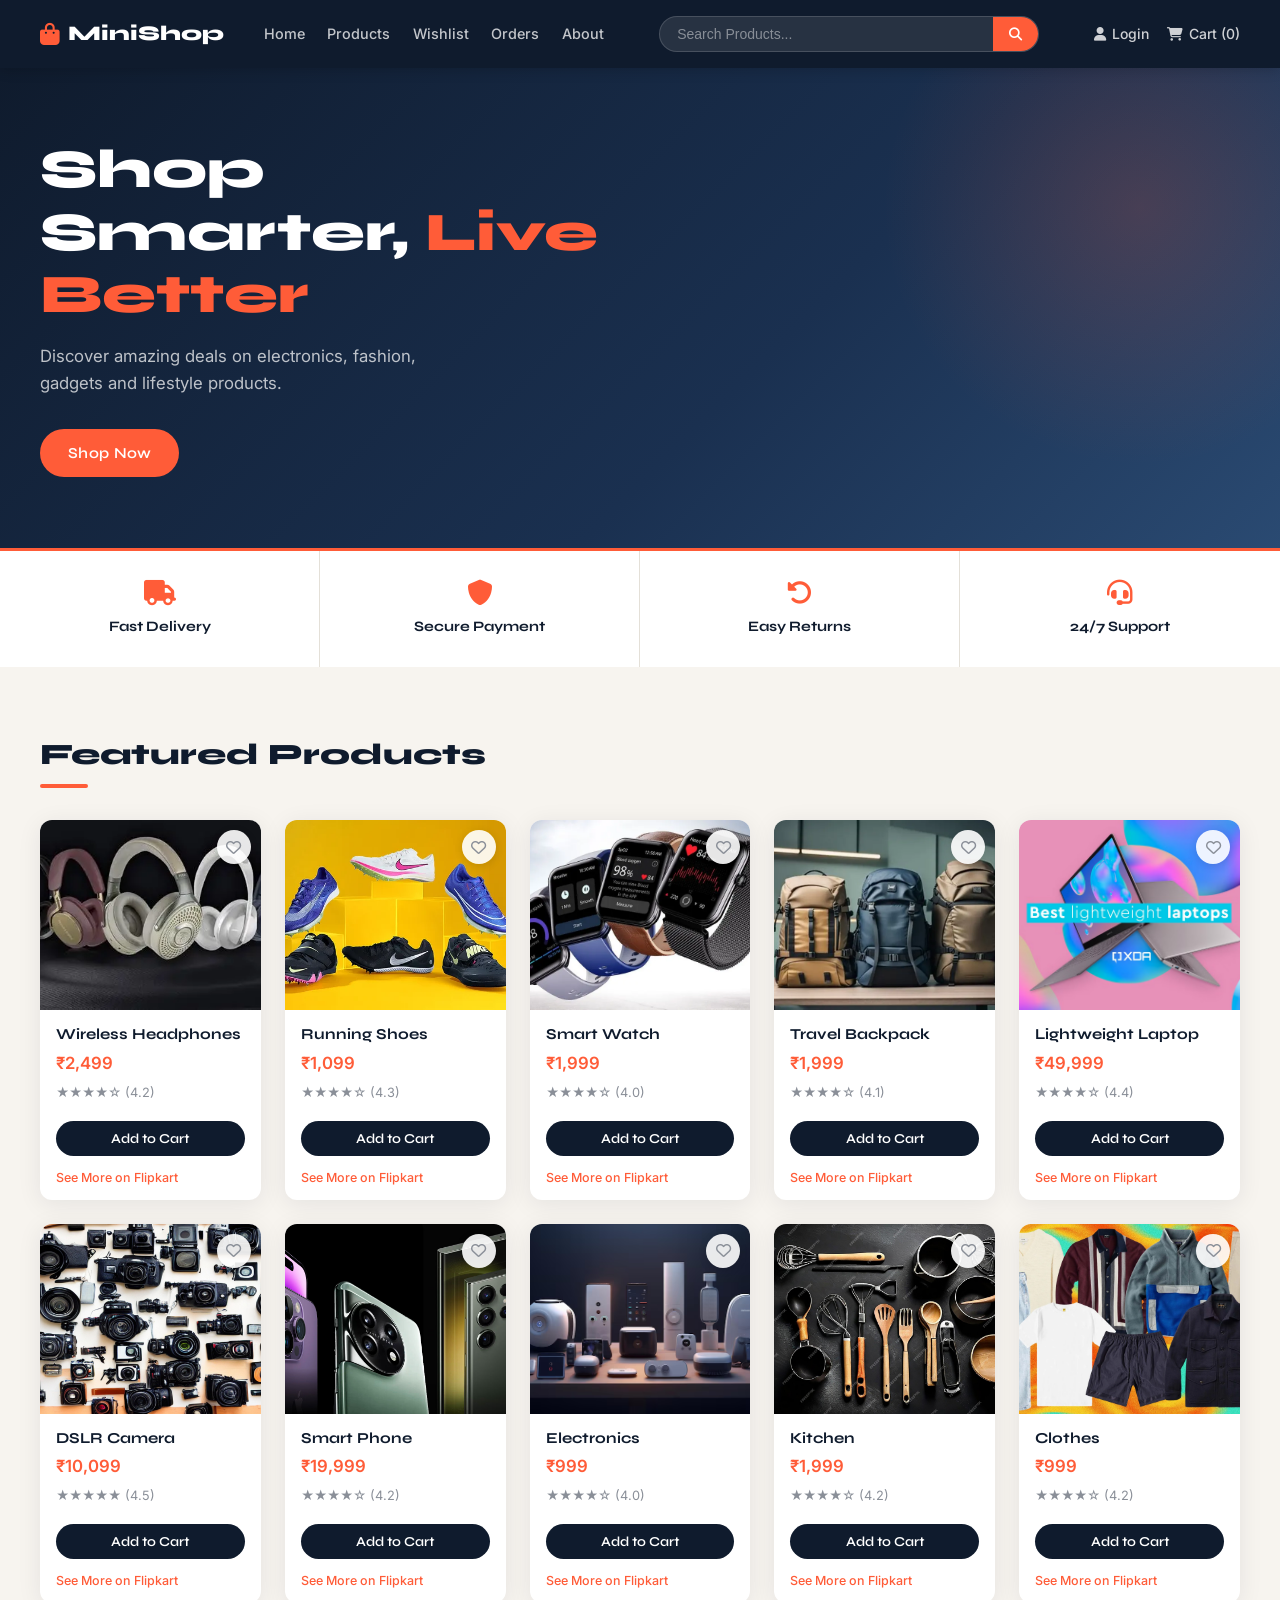
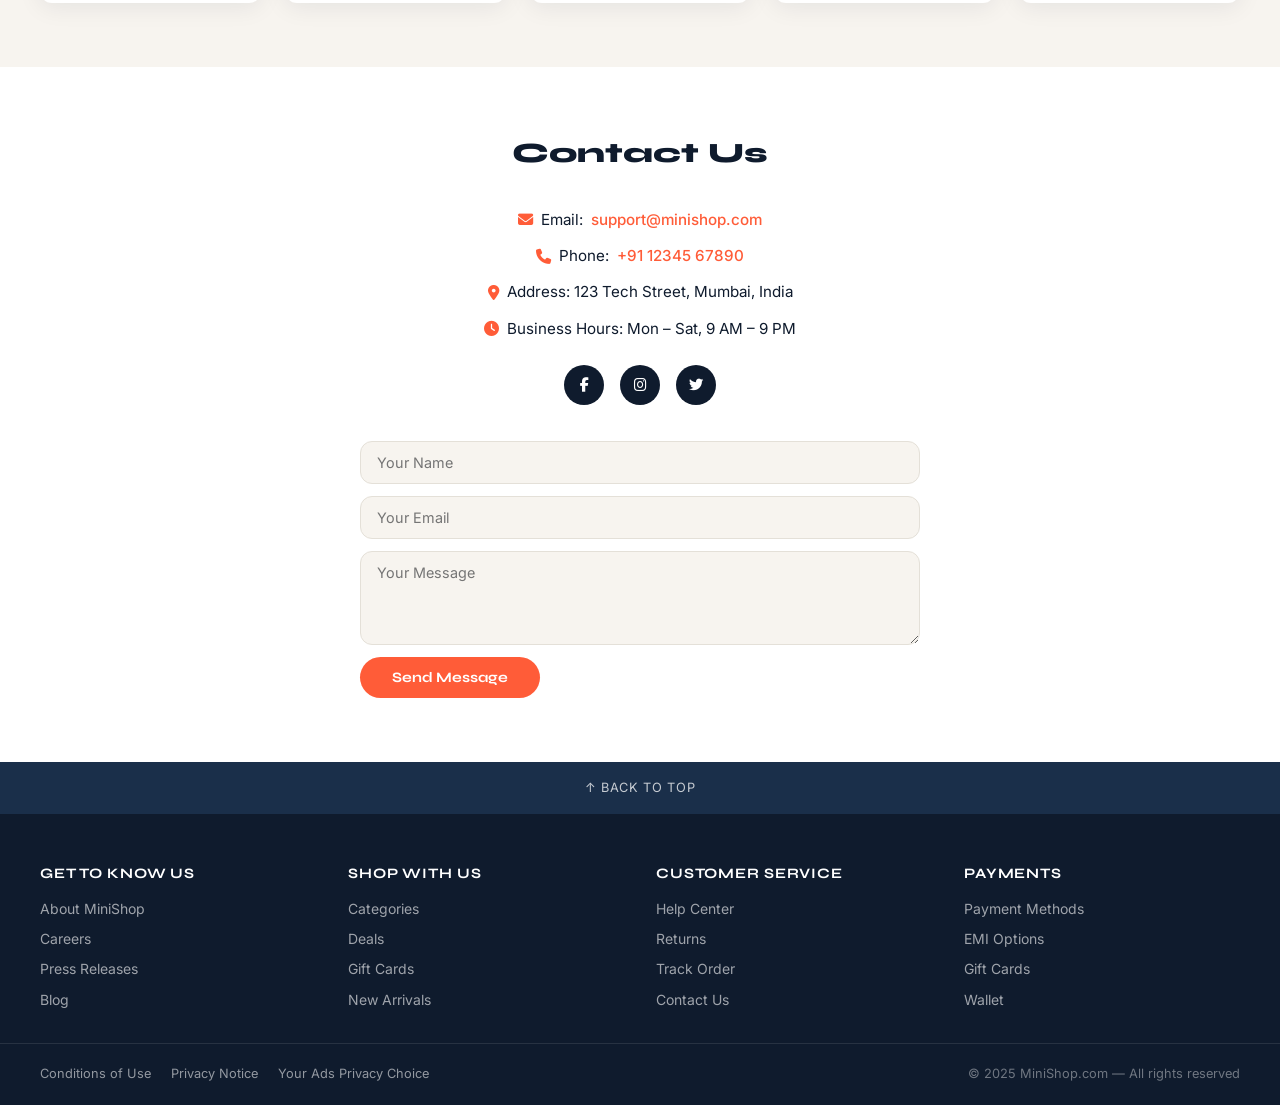
<file: index.html>
<!DOCTYPE html>
<html lang="en">

<head>
  <meta charset="UTF-8">
  <meta name="viewport" content="width=device-width, initial-scale=1.0">
  <title>MiniShop - Advanced E-Commerce Website</title>

  <link rel="stylesheet" href="style.css">
  <link rel="stylesheet" href="https://cdnjs.cloudflare.com/ajax/libs/font-awesome/6.5.0/css/all.min.css">
</head>

<body>

  <!-- ================= NAVBAR ================= -->
  <header class="navbar">

    <div class="logo">
      <i class="fa-solid fa-bag-shopping"></i>
      <span>MiniShop</span>
    </div>

    <nav>
      <a href="index.html">Home</a>
      <a href="products.html">Products</a>
      <a href="wishlist.html">Wishlist</a>
      <a href="orders.html">Orders</a>
      <a href="about.html">About</a>
    </nav>

    <div class="search-box">
      <input type="text" placeholder="Search Products...">
      <button>
        <i class="fa-solid fa-search"></i>
      </button>
    </div>

    <div class="user-section">
      <a href="login.html">
        <i class="fa-solid fa-user"></i> Login
      </a>
      <a href="cart.html">
        <i class="fa-solid fa-cart-shopping"></i> Cart (0)
      </a>
    </div>

  </header>

  <!-- ================= HERO SECTION ================= -->
  <section class="hero">
    <div class="hero-content">
      <h1>Shop Smarter, <span>Live Better</span></h1>
      <p>Discover amazing deals on electronics, fashion, gadgets and lifestyle products.</p>
      <a href="#products" class="btn">Shop Now</a>
    </div>
  </section>

  <!-- ================= FEATURES ================= -->
  <section class="features">

    <div class="feature-card">
      <i class="fa-solid fa-truck"></i>
      <h3>Fast Delivery</h3>
    </div>

    <div class="feature-card">
      <i class="fa-solid fa-shield"></i>
      <h3>Secure Payment</h3>
    </div>

    <div class="feature-card">
      <i class="fa-solid fa-rotate-left"></i>
      <h3>Easy Returns</h3>
    </div>

    <div class="feature-card">
      <i class="fa-solid fa-headset"></i>
      <h3>24/7 Support</h3>
    </div>

  </section>

  <!-- ================= PRODUCTS ================= -->
  <section id="products">

    <h2>Featured Products</h2>

    <div class="product-grid">

      <!-- ✅ FIX 2: Removed duplicate first card, all cards now consistent -->

      <div class="product-card">
        <a href="product.html">
          <img src="wireless.jpg" alt="Wireless Headphones">
          <h3>Wireless Headphones</h3>
        </a>
        <p class="price">₹2,499</p>
        <div class="rating">★★★★☆ (4.2)</div>
        <button class="add-to-cart-btn">Add to Cart</button>
        <!-- ✅ FIX 3: Removed broken [flipkart.com](...) markdown syntax, use real href -->
        <a href="https://www.flipkart.com/search?q=wireless+headphones" target="_blank">
          <p>See More on Flipkart</p>
        </a>
        <div class="wishlist-icon" onclick="toggleWishlist(this)" title="Add to Wishlist">
          <i class="fa-regular fa-heart"></i>
        </div>
      </div>

      <div class="product-card">
        <a href="product.html">
          <img src="running.jpg" alt="Running Shoes">
          <h3>Running Shoes</h3>
        </a>
        <p class="price">₹1,099</p>
        <div class="rating">★★★★☆ (4.3)</div>
        <button class="add-to-cart-btn">Add to Cart</button>
        <a href="https://www.flipkart.com/search?q=running+shoes" target="_blank">
          <p>See More on Flipkart</p>
        </a>
        <div class="wishlist-icon" onclick="toggleWishlist(this)" title="Add to Wishlist">
          <i class="fa-regular fa-heart"></i>
        </div>
      </div>

      <div class="product-card">
        <a href="product.html">
          <img src="smartwatch.jpg" alt="Smart Watch">
          <h3>Smart Watch</h3>
        </a>
        <p class="price">₹1,999</p>
        <div class="rating">★★★★☆ (4.0)</div>
        <button class="add-to-cart-btn">Add to Cart</button>
        <a href="https://www.flipkart.com/search?q=smartwatch" target="_blank">
          <p>See More on Flipkart</p>
        </a>
        <div class="wishlist-icon" onclick="toggleWishlist(this)" title="Add to Wishlist">
          <i class="fa-regular fa-heart"></i>
        </div>
      </div>

      <div class="product-card">
        <a href="product.html">
          <img src="backpack.jpg" alt="Travel Backpack">
          <h3>Travel Backpack</h3>
        </a>
        <p class="price">₹1,999</p>
        <div class="rating">★★★★☆ (4.1)</div>
        <button class="add-to-cart-btn">Add to Cart</button>
        <a href="https://www.flipkart.com/search?q=travel+backpack" target="_blank">
          <p>See More on Flipkart</p>
        </a>
        <div class="wishlist-icon" onclick="toggleWishlist(this)" title="Add to Wishlist">
          <i class="fa-regular fa-heart"></i>
        </div>
      </div>

      <div class="product-card">
        <a href="product.html">
          <img src="laptop.jpg" alt="Lightweight Laptop">
          <h3>Lightweight Laptop</h3>
        </a>
        <p class="price">₹49,999</p>
        <div class="rating">★★★★☆ (4.4)</div>
        <button class="add-to-cart-btn">Add to Cart</button>
        <a href="https://www.flipkart.com/search?q=lightweight+laptop" target="_blank">
          <p>See More on Flipkart</p>
        </a>
        <div class="wishlist-icon" onclick="toggleWishlist(this)" title="Add to Wishlist">
          <i class="fa-regular fa-heart"></i>
        </div>
      </div>

      <div class="product-card">
        <a href="product.html">
          <img src="cameras.jpg" alt="DSLR Camera">
          <h3>DSLR Camera</h3>
        </a>
        <p class="price">₹10,099</p>
        <div class="rating">★★★★★ (4.5)</div>
        <button class="add-to-cart-btn">Add to Cart</button>
        <a href="https://www.flipkart.com/search?q=dslr+camera" target="_blank">
          <p>See More on Flipkart</p>
        </a>
        <div class="wishlist-icon" onclick="toggleWishlist(this)" title="Add to Wishlist">
          <i class="fa-regular fa-heart"></i>
        </div>
      </div>

      <div class="product-card">
        <a href="product.html">
          <img src="smartphone.jpg" alt="Smart Phone">
          <h3>Smart Phone</h3>
        </a>
        <p class="price">₹19,999</p>
        <div class="rating">★★★★☆ (4.2)</div>
        <button class="add-to-cart-btn">Add to Cart</button>
        <a href="https://www.flipkart.com/search?q=smartphone" target="_blank">
          <p>See More on Flipkart</p>
        </a>
        <div class="wishlist-icon" onclick="toggleWishlist(this)" title="Add to Wishlist">
          <i class="fa-regular fa-heart"></i>
        </div>
      </div>

      <div class="product-card">
        <a href="product.html">
          <img src="electronics.jpg" alt="Electronics">
          <h3>Electronics</h3>
        </a>
        <p class="price">₹999</p>
        <div class="rating">★★★★☆ (4.0)</div>
        <button class="add-to-cart-btn">Add to Cart</button>
        <a href="https://www.flipkart.com/search?q=electronics" target="_blank">
          <p>See More on Flipkart</p>
        </a>
        <div class="wishlist-icon" onclick="toggleWishlist(this)" title="Add to Wishlist">
          <i class="fa-regular fa-heart"></i>
        </div>
      </div>

      <div class="product-card">
        <a href="product.html">
          <img src="kitchen.jpg" alt="Kitchen">
          <h3>Kitchen</h3>
        </a>
        <p class="price">₹1,999</p>
        <div class="rating">★★★★☆ (4.2)</div>
        <button class="add-to-cart-btn">Add to Cart</button>
        <a href="https://www.flipkart.com/search?q=kitchen+set" target="_blank">
          <p>See More on Flipkart</p>
        </a>
        <div class="wishlist-icon" onclick="toggleWishlist(this)" title="Add to Wishlist">
          <i class="fa-regular fa-heart"></i>
        </div>
      </div>

       <div class="product-card">
        <a href="product.html">
          <img src="clothes.jpg" alt="clothes">
          <h3>Clothes</h3>
        </a>
        <p class="price">₹999</p>
        <div class="rating">★★★★☆ (4.2)</div>
        <button class="add-to-cart-btn">Add to Cart</button>
        <a href="https://www.flipkart.com/search?q=clothes+men&sid=clo%2Cash&as=on&as-show=on&otracker=AS_QueryStore_OrganicAutoSuggest_1_9_na_na_na&otracker1=AS_QueryStore_OrganicAutoSuggest_1_9_na_na_na&as-pos=1&as-type=RECENT&suggestionId=clothes+men%7CTopwear&requestId=9182fe62-8510-4c1f-a99a-f18e2bcac014&as-searchtext=clothes%20m">
          <p>See More on Flipkart</p>
        </a>
        <div class="wishlist-icon" onclick="toggleWishlist(this)" title="Add to Wishlist">
          <i class="fa-regular fa-heart"></i>
        </div>
      </div>

    </div>
  </section>

  <!-- ================= CONTACT ================= -->
  <section class="contact-section" id="contact">
    <h2>Contact Us</h2>
    <div class="contact-container">
      <p><i class="fa fa-envelope"></i> Email: <a href="mailto:support@minishop.com">support@minishop.com</a></p>
      <p><i class="fa fa-phone"></i> Phone: <a href="tel:+911234567890">+91 12345 67890</a></p>
      <p><i class="fa fa-map-marker-alt"></i> Address: 123 Tech Street, Mumbai, India</p>
      <p><i class="fa fa-clock"></i> Business Hours: Mon – Sat, 9 AM – 9 PM</p>

      <div class="social-links">
        <!-- ✅ FIX 4: Removed broken [facebook.com](...) markdown syntax -->
        <a href="https://facebook.com" target="_blank"><i class="fab fa-facebook-f"></i></a>
        <a href="https://instagram.com" target="_blank"><i class="fab fa-instagram"></i></a>
        <a href="https://twitter.com" target="_blank"><i class="fab fa-twitter"></i></a>
      </div>

      <!-- ✅ FIX 5: Contact form uses onsubmit handler instead of relying on type="submit" alone -->
      <form class="contact-form" onsubmit="handleContactForm(event)">
        <input type="text" placeholder="Your Name" required />
        <input type="email" placeholder="Your Email" required />
        <textarea placeholder="Your Message" rows="4" required></textarea>
        <button type="submit">Send Message</button>
      </form>
    </div>
  </section>

  <!-- ================= FOOTER ================= -->
  <footer>
    <div class="foot-panel1">↑ Back to Top</div>

    <div class="foot-panel2">
      <ul>
        <p>Get to Know Us</p>
        <li><a href="#">About MiniShop</a></li>
        <li><a href="#">Careers</a></li>
        <li><a href="#">Press Releases</a></li>
        <li><a href="#">Blog</a></li>
      </ul>
      <ul>
        <p>Shop with Us</p>
        <li><a href="#">Categories</a></li>
        <li><a href="#">Deals</a></li>
        <li><a href="#">Gift Cards</a></li>
        <li><a href="#">New Arrivals</a></li>
      </ul>
      <ul>
        <p>Customer Service</p>
        <li><a href="#">Help Center</a></li>
        <li><a href="#">Returns</a></li>
        <li><a href="#">Track Order</a></li>
        <li><a href="#">Contact Us</a></li>
      </ul>
      <ul>
        <p>Payments</p>
        <li><a href="#">Payment Methods</a></li>
        <li><a href="#">EMI Options</a></li>
        <li><a href="#">Gift Cards</a></li>
        <li><a href="#">Wallet</a></li>
      </ul>
    </div>

    <div class="foot-panel4">
      <div class="pages">
        <a href="#">Conditions of Use</a>
        <a href="#">Privacy Notice</a>
        <a href="#">Your Ads Privacy Choice</a>
      </div>
      <div class="copyright">
        &copy; 2025 MiniShop.com — All rights reserved
      </div>
    </div>
  </footer>

  <script src="script.js"></script>
</body>

</html>
</file>
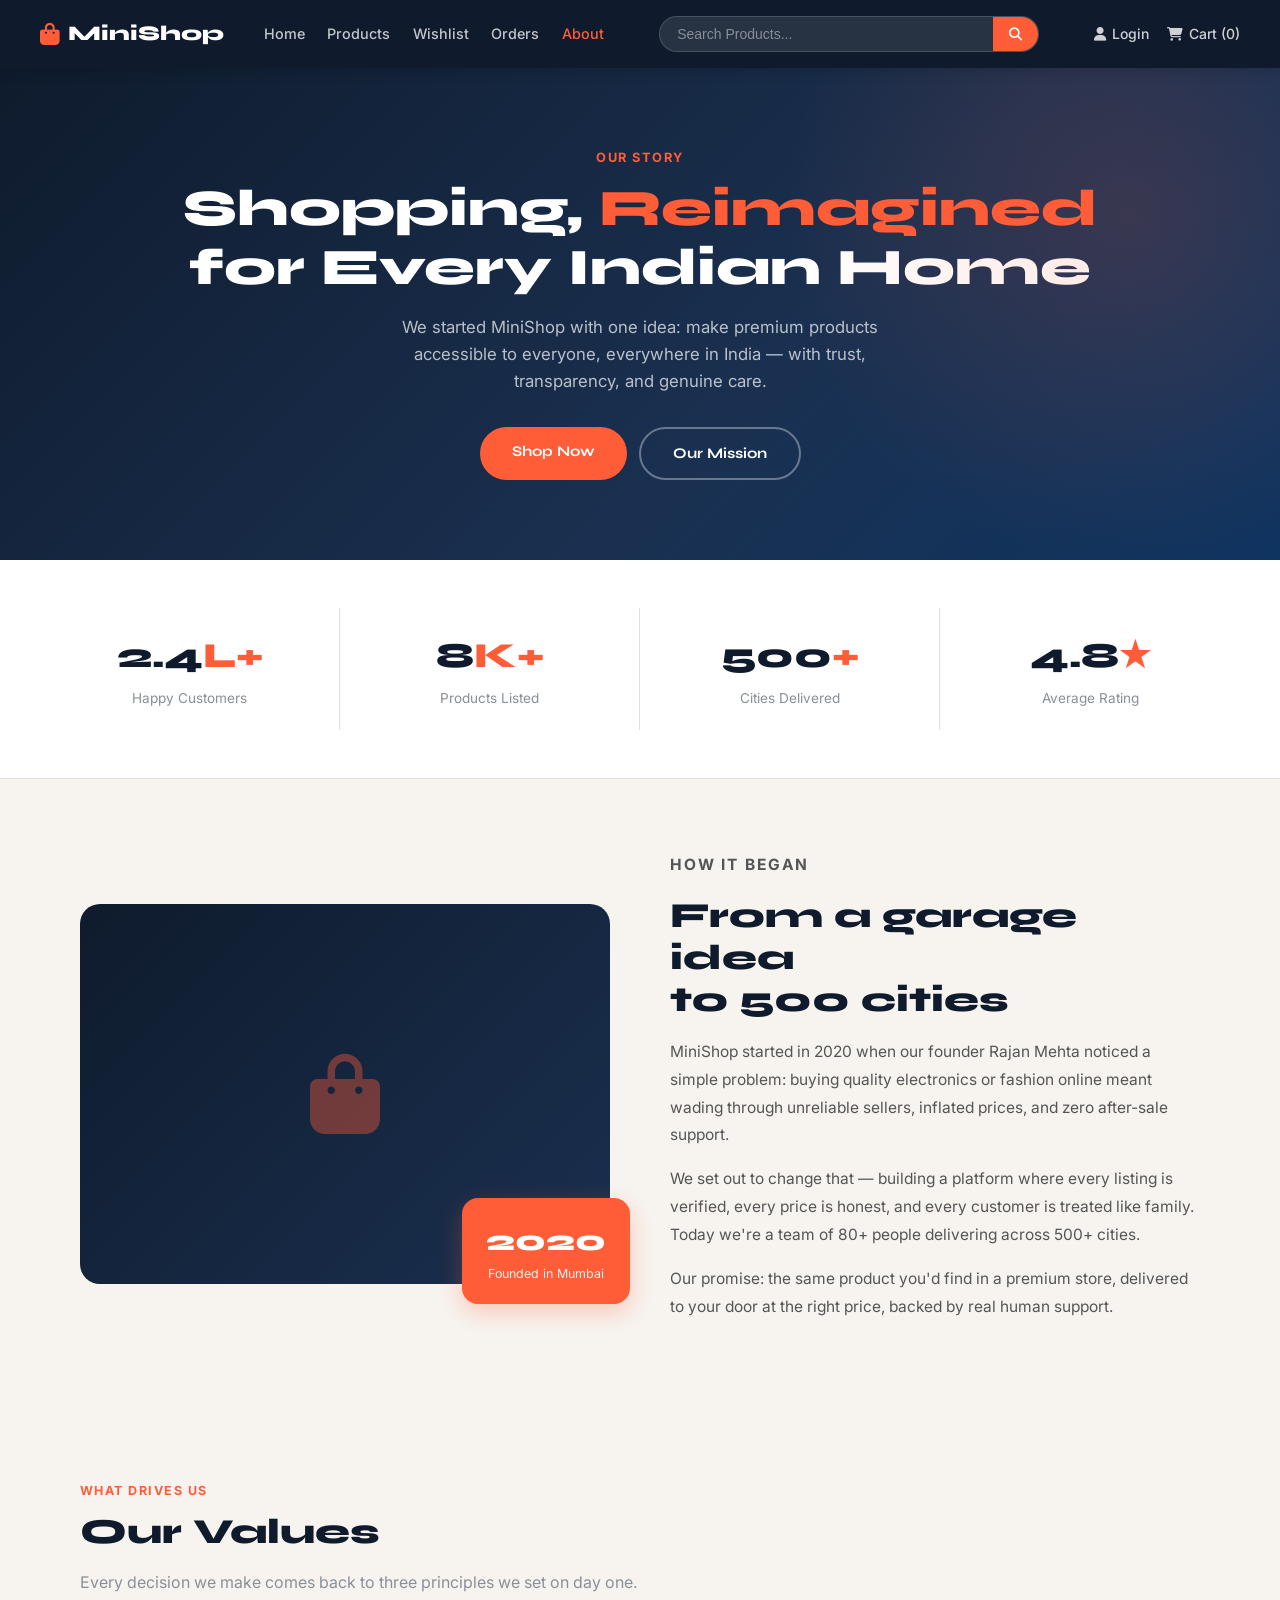
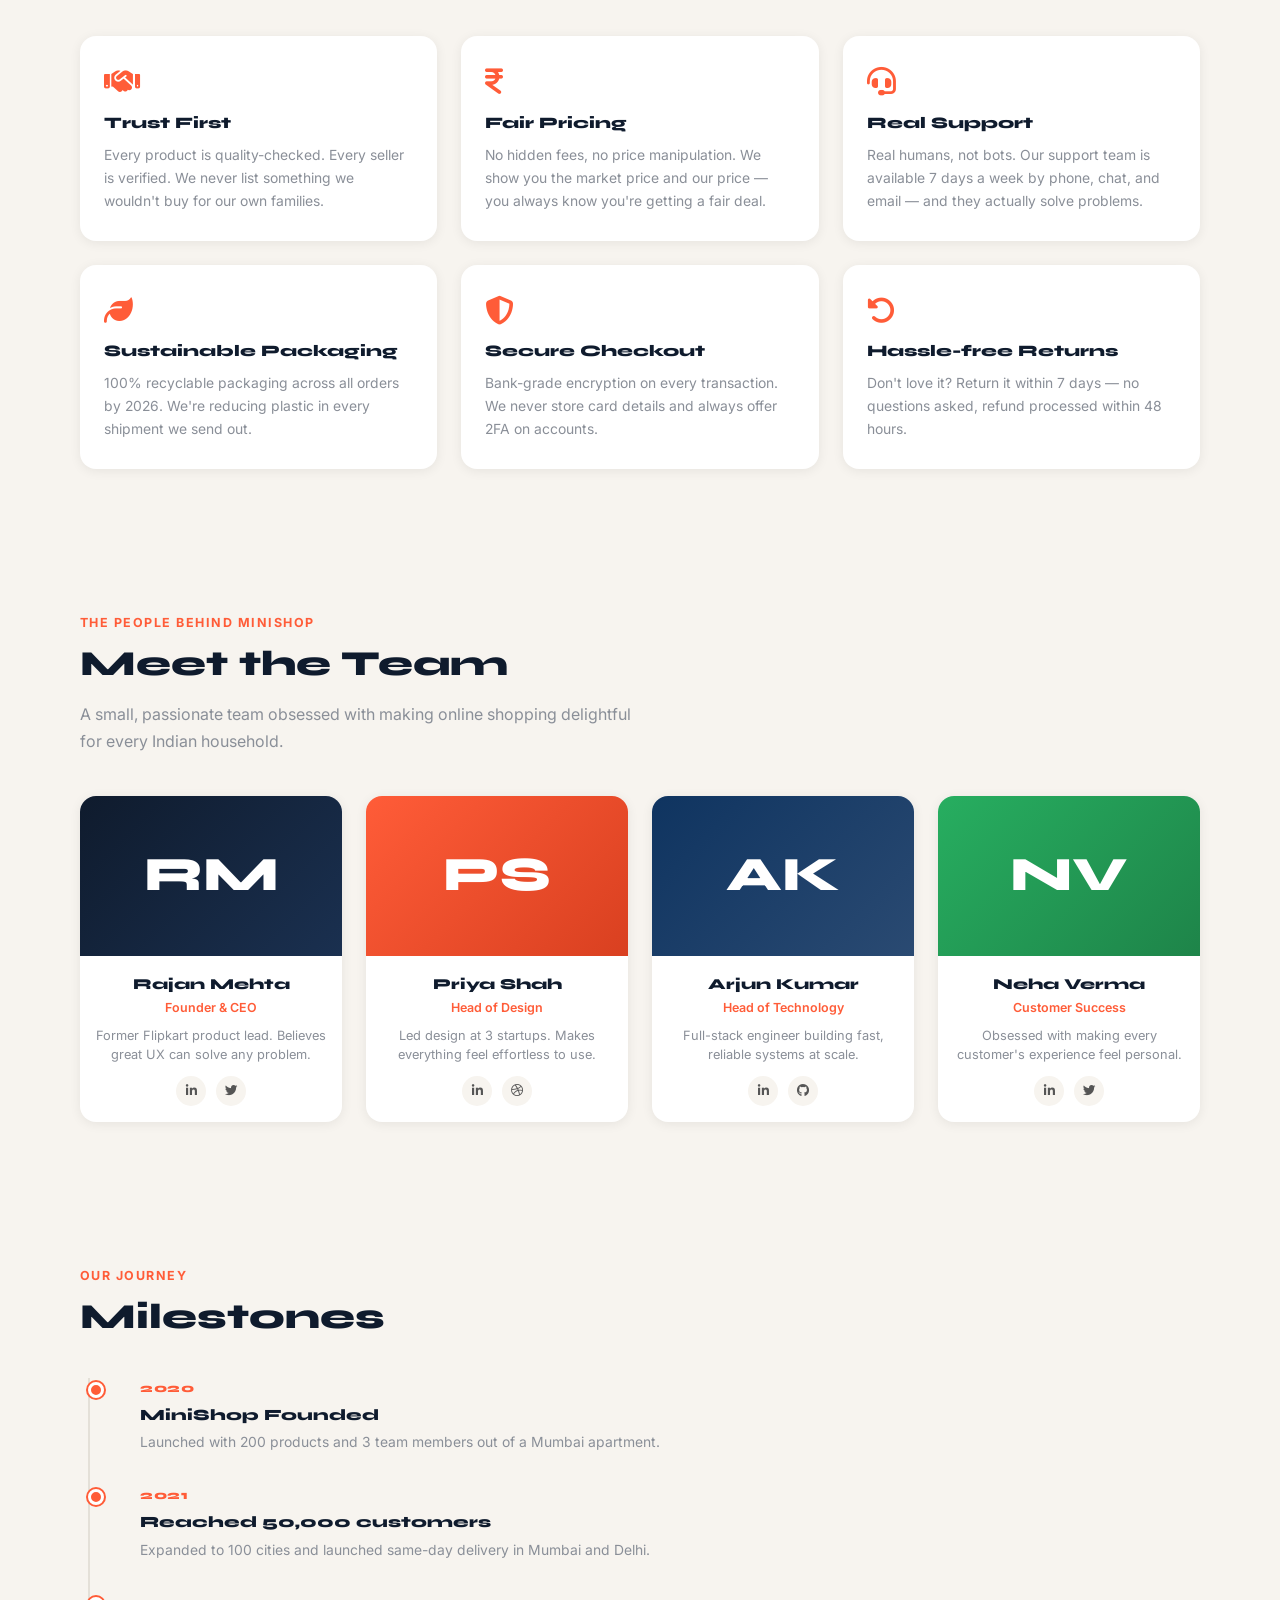
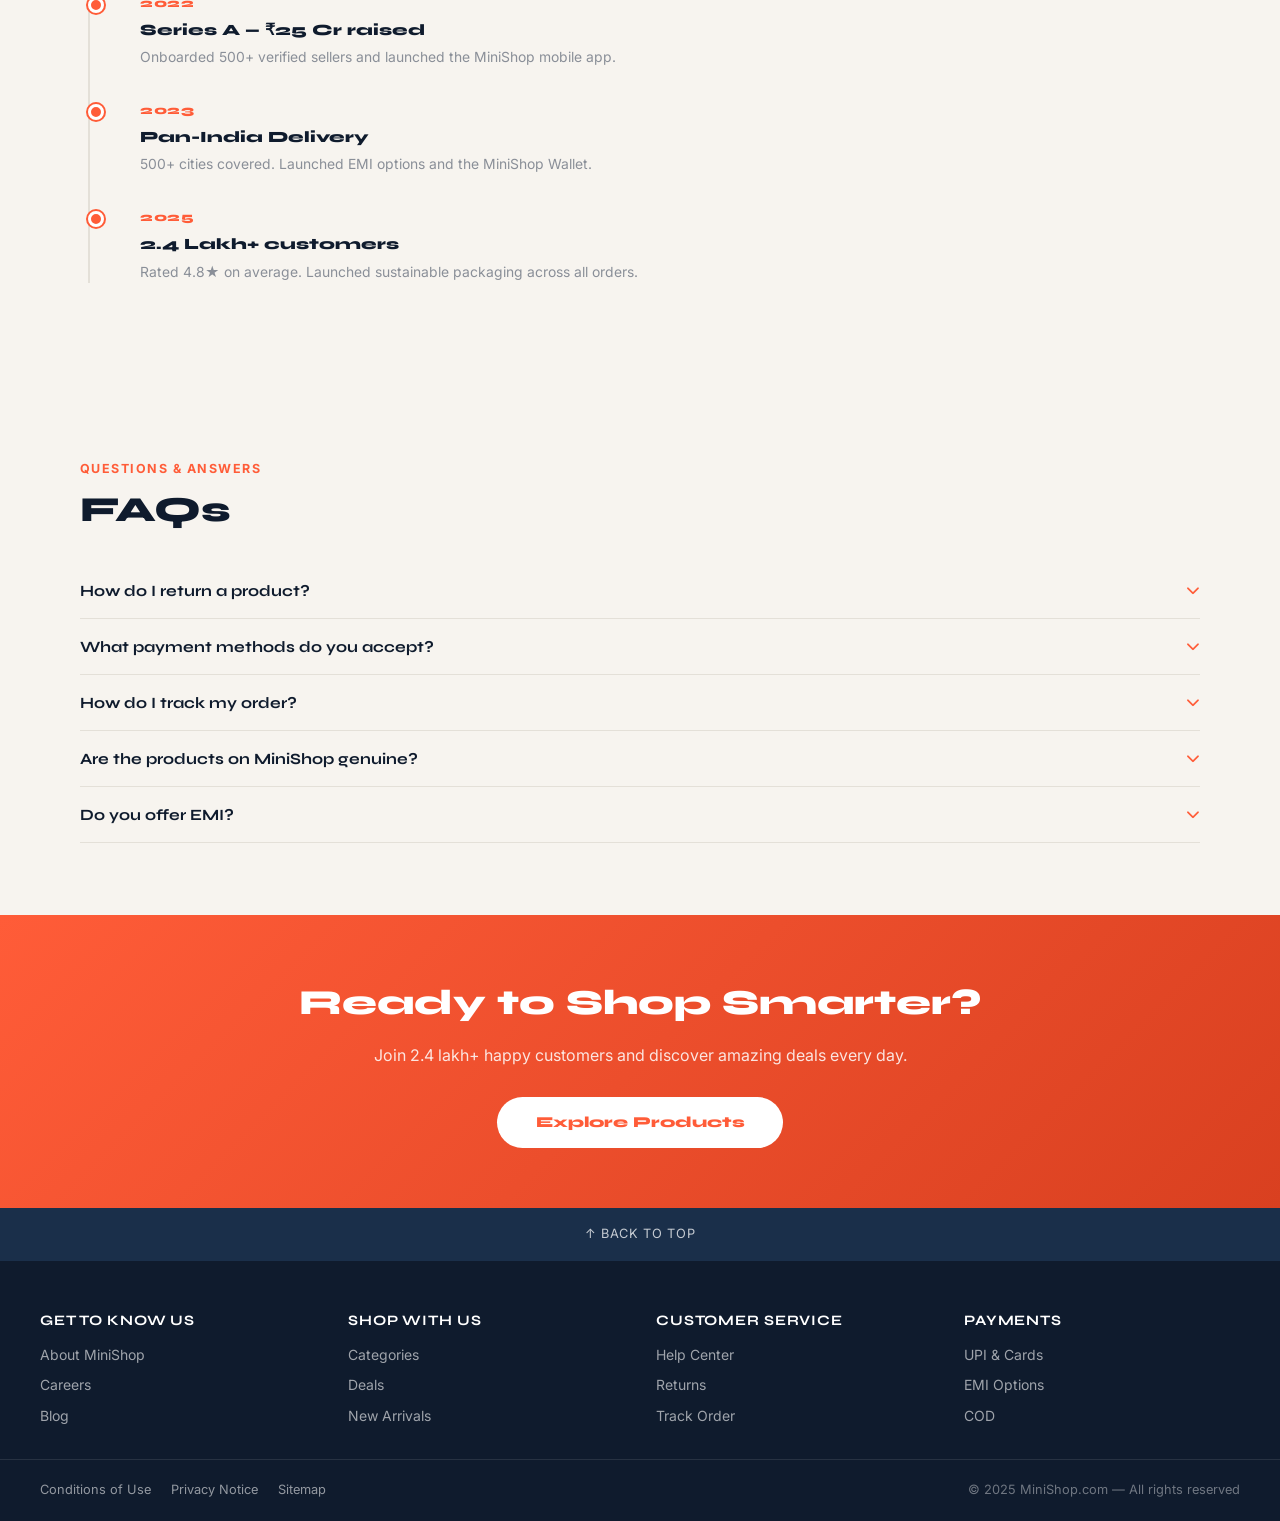
<file: about.html>
<!DOCTYPE html>
<html lang="en">
<head>
  <meta charset="UTF-8">
  <meta name="viewport" content="width=device-width, initial-scale=1.0">
  <title>About Us – MiniShop</title>
  <link rel="stylesheet" href="style.css">
  <link rel="stylesheet" href="https://cdnjs.cloudflare.com/ajax/libs/font-awesome/6.5.0/css/all.min.css">
  <style>
    /* Hero */
    .about-hero {
      background: linear-gradient(135deg,#0f1b2d 0%,#1a3050 60%,#0f3460 100%);
      color:#fff; padding:80px 40px; text-align:center; position:relative; overflow:hidden;
    }
    .about-hero::before {
      content:''; position:absolute; width:700px; height:700px;
      background:radial-gradient(circle,rgba(255,92,56,.15) 0%,transparent 70%);
      top:-200px; right:-200px; pointer-events:none;
    }
    .about-hero .eyebrow { font-size:.8rem; font-weight:700; color:#ff5c38; letter-spacing:.12em; text-transform:uppercase; margin-bottom:12px; }
    .about-hero h1 { font-family:'Syne',sans-serif; font-size:clamp(2rem,5vw,3.2rem); font-weight:800; line-height:1.15; margin-bottom:16px; }
    .about-hero h1 span { color:#ff5c38; }
    .about-hero p { color:rgba(255,255,255,.7); font-size:1.05rem; max-width:560px; margin:0 auto 32px; }
    .hero-cta { display:flex; gap:12px; justify-content:center; flex-wrap:wrap; }
    .hero-cta a {
      padding:.8rem 2rem; border-radius:50px; font-family:'Syne',sans-serif;
      font-weight:700; font-size:.92rem; text-decoration:none; transition:all .2s;
    }
    .hero-cta .primary { background:#ff5c38; color:#fff; }
    .hero-cta .primary:hover { background:#d94020; transform:translateY(-2px); }
    .hero-cta .ghost { background:transparent; color:#fff; border:2px solid rgba(255,255,255,.35); }
    .hero-cta .ghost:hover { border-color:#fff; background:rgba(255,255,255,.1); }

    /* Stats */
    .stats-section {
      background:#fff; padding:48px 40px;
      display:grid; grid-template-columns:repeat(4,1fr); gap:0;
      border-bottom:1px solid #e4e0d8;
    }
    .stat-item { text-align:center; padding:20px; border-right:1px solid #e4e0d8; }
    .stat-item:last-child { border-right:none; }
    .stat-item .number { font-family:'Syne',sans-serif; font-size:2.2rem; font-weight:800; color:#0f1b2d; }
    .stat-item .number span { color:#ff5c38; }
    .stat-item .label { font-size:.85rem; color:#8a8f98; margin-top:4px; }

    /* Section common */
    .section { padding:72px 40px; max-width:1200px; margin:0 auto; }
    .section-label { font-size:.78rem; font-weight:700; color:#ff5c38; text-transform:uppercase; letter-spacing:.12em; margin-bottom:10px; }
    .section-title { font-family:'Syne',sans-serif; font-size:clamp(1.5rem,3vw,2.2rem); font-weight:800; color:#0f1b2d; line-height:1.2; margin-bottom:16px; }
    .section-sub { color:#8a8f98; font-size:1rem; max-width:560px; line-height:1.7; }

    /* Story */
    .story-grid { display:grid; grid-template-columns:1fr 1fr; gap:60px; align-items:center; }
    .story-img-wrap { position:relative; }
    .story-img-wrap .img-main {
      width:100%; border-radius:20px; object-fit:cover; height:380px; background:#f0f0f0;
      background:linear-gradient(135deg,#0f1b2d,#1a3050); display:flex; align-items:center; justify-content:center;
    }
    .story-img-wrap .img-main i { font-size:5rem; color:rgba(255,92,56,.4); }
    .story-float {
      position:absolute; bottom:-20px; right:-20px;
      background:#ff5c38; color:#fff; border-radius:16px; padding:20px 24px; text-align:center;
      box-shadow:0 8px 24px rgba(255,92,56,.3);
    }
    .story-float .big { font-family:'Syne',sans-serif; font-size:1.8rem; font-weight:800; }
    .story-float .sm { font-size:.78rem; opacity:.9; }
    .story-text p { color:#555; line-height:1.8; margin-bottom:16px; font-size:.97rem; }

    /* Mission cards */
    .mission-grid { display:grid; grid-template-columns:repeat(3,1fr); gap:24px; margin-top:40px; }
    .mission-card {
      background:#fff; border-radius:16px; padding:28px 24px;
      box-shadow:0 2px 12px rgba(0,0,0,.07); transition:transform .2s, box-shadow .2s;
      border-top:3px solid transparent;
    }
    .mission-card:hover { transform:translateY(-5px); box-shadow:0 10px 28px rgba(0,0,0,.1); border-top-color:#ff5c38; }
    .mission-card i { font-size:1.8rem; color:#ff5c38; margin-bottom:14px; display:block; }
    .mission-card h3 { font-family:'Syne',sans-serif; font-size:1rem; font-weight:800; color:#0f1b2d; margin-bottom:8px; }
    .mission-card p { font-size:.87rem; color:#8a8f98; line-height:1.65; }

    /* Team */
    .team-grid { display:grid; grid-template-columns:repeat(auto-fill,minmax(220px,1fr)); gap:24px; margin-top:40px; }
    .team-card {
      background:#fff; border-radius:16px; overflow:hidden;
      box-shadow:0 2px 12px rgba(0,0,0,.07); text-align:center;
      transition:transform .2s, box-shadow .2s;
    }
    .team-card:hover { transform:translateY(-5px); box-shadow:0 10px 28px rgba(0,0,0,.1); }
    .team-avatar {
      height:160px; display:flex; align-items:center; justify-content:center;
      font-size:3rem; font-family:'Syne',sans-serif; font-weight:800; color:#fff;
    }
    .team-avatar.a1 { background:linear-gradient(135deg,#0f1b2d,#1a3050); }
    .team-avatar.a2 { background:linear-gradient(135deg,#ff5c38,#d94020); }
    .team-avatar.a3 { background:linear-gradient(135deg,#0f3460,#2a4a72); }
    .team-avatar.a4 { background:linear-gradient(135deg,#27ae60,#1e8449); }
    .team-card-body { padding:16px; }
    .team-card-body h4 { font-family:'Syne',sans-serif; font-size:.95rem; font-weight:800; color:#0f1b2d; margin-bottom:3px; }
    .team-card-body .role { font-size:.78rem; color:#ff5c38; font-weight:600; margin-bottom:8px; }
    .team-card-body p { font-size:.8rem; color:#8a8f98; line-height:1.5; margin-bottom:12px; }
    .team-socials { display:flex; justify-content:center; gap:10px; }
    .team-socials a {
      width:30px; height:30px; border-radius:50%; background:#f7f4ef;
      display:flex; align-items:center; justify-content:center; color:#555; font-size:.78rem;
      transition:background .2s, color .2s; text-decoration:none;
    }
    .team-socials a:hover { background:#ff5c38; color:#fff; }

    /* Timeline */
    .timeline { margin-top:40px; position:relative; padding-left:30px; }
    .timeline::before { content:''; position:absolute; left:8px; top:0; bottom:0; width:2px; background:#e4e0d8; }
    .tl-item { position:relative; padding-left:30px; margin-bottom:32px; }
    .tl-item::before {
      content:''; position:absolute; left:-22px; top:4px; width:16px; height:16px;
      border-radius:50%; background:#ff5c38; border:3px solid #fff;
      box-shadow:0 0 0 2px #ff5c38;
    }
    .tl-year { font-family:'Syne',sans-serif; font-size:.78rem; font-weight:800; color:#ff5c38; text-transform:uppercase; letter-spacing:.05em; margin-bottom:4px; }
    .tl-item h4 { font-family:'Syne',sans-serif; font-size:.98rem; font-weight:800; color:#0f1b2d; margin-bottom:4px; }
    .tl-item p { font-size:.87rem; color:#8a8f98; line-height:1.6; }

    /* FAQ */
    .faq-list { margin-top:32px; }
    .faq-item { border-bottom:1px solid #e4e0d8; }
    .faq-q {
      width:100%; background:none; border:none; padding:18px 0; text-align:left;
      font-family:'Syne',sans-serif; font-size:.98rem; font-weight:700; color:#0f1b2d;
      cursor:pointer; display:flex; justify-content:space-between; align-items:center; gap:12px;
      transition:color .2s;
    }
    .faq-q:hover { color:#ff5c38; }
    .faq-q i { color:#ff5c38; font-size:.85rem; transition:transform .3s; flex-shrink:0; }
    .faq-q.open i { transform:rotate(180deg); }
    .faq-a { display:none; padding:0 0 18px; font-size:.9rem; color:#555; line-height:1.75; }
    .faq-a.open { display:block; }

    /* CTA Strip */
    .cta-strip {
      background:linear-gradient(135deg,#ff5c38 0%,#d94020 100%);
      padding:60px 40px; text-align:center; color:#fff;
    }
    .cta-strip h2 { font-family:'Syne',sans-serif; font-size:clamp(1.5rem,3vw,2.2rem); font-weight:800; margin-bottom:12px; }
    .cta-strip p { opacity:.85; font-size:1rem; margin-bottom:28px; }
    .cta-strip .btn-cta {
      display:inline-block; background:#fff; color:#ff5c38; padding:.85rem 2.4rem;
      border-radius:50px; font-family:'Syne',sans-serif; font-weight:800; font-size:.95rem;
      text-decoration:none; transition:all .2s;
    }
    .cta-strip .btn-cta:hover { background:#0f1b2d; color:#fff; transform:translateY(-2px); }

    /* bg alt */
    .bg-alt { background:#f7f4ef; }

    @media(max-width:900px) {
      .story-grid { grid-template-columns:1fr; }
      .story-float { bottom:-10px; right:10px; }
      .mission-grid { grid-template-columns:1fr 1fr; }
      .stats-section { grid-template-columns:repeat(2,1fr); }
      .stat-item:nth-child(2) { border-right:none; }
      .stat-item:nth-child(3) { border-right:1px solid #e4e0d8; }
      .stat-item { border-bottom:1px solid #e4e0d8; }
    }
    @media(max-width:600px) {
      .mission-grid { grid-template-columns:1fr; }
      .section { padding:48px 20px; }
      .about-hero { padding:60px 20px; }
      .cta-strip { padding:48px 20px; }
    }
  </style>
</head>
<body>

  <header class="navbar">
    <a href="index.html" class="logo" style="text-decoration:none">
      <i class="fa-solid fa-bag-shopping"></i><span>MiniShop</span>
    </a>
    <nav>
      <a href="index.html">Home</a>
      <a href="products.html">Products</a>
      <a href="wishlist.html">Wishlist</a>
      <a href="orders.html">Orders</a>
      <a href="about.html" style="color:#ff5c38">About</a>
    </nav>
    <div class="search-box">
      <input type="text" placeholder="Search Products...">
      <button><i class="fa-solid fa-search"></i></button>
    </div>
    <div class="user-section">
      <a href="login.html"><i class="fa-solid fa-user"></i> Login</a>
      <a href="cart.html"><i class="fa-solid fa-cart-shopping"></i> Cart (0)</a>
    </div>
  </header>

  <!-- HERO -->
  <section class="about-hero">
    <p class="eyebrow">Our Story</p>
    <h1>Shopping, <span>Reimagined</span><br>for Every Indian Home</h1>
    <p>We started MiniShop with one idea: make premium products accessible to everyone, everywhere in India — with trust, transparency, and genuine care.</p>
    <div class="hero-cta">
      <a href="products.html" class="primary">Shop Now</a>
      <a href="#mission" class="ghost">Our Mission</a>
    </div>
  </section>

  <!-- STATS -->
  <div class="stats-section">
    <div class="stat-item"><div class="number">2.4<span>L+</span></div><div class="label">Happy Customers</div></div>
    <div class="stat-item"><div class="number">8<span>K+</span></div><div class="label">Products Listed</div></div>
    <div class="stat-item"><div class="number">500<span>+</span></div><div class="label">Cities Delivered</div></div>
    <div class="stat-item"><div class="number">4.8<span>★</span></div><div class="label">Average Rating</div></div>
  </div>

  <!-- STORY -->
  <div class="section">
    <div class="story-grid">
      <div class="story-img-wrap">
        <div class="img-main"><i class="fa-solid fa-bag-shopping"></i></div>
        <div class="story-float">
          <div class="big">2020</div>
          <div class="sm">Founded in Mumbai</div>
        </div>
      </div>
      <div class="story-text">
        <p class="section-label">How it began</p>
        <h2 class="section-title">From a garage idea<br>to 500 cities</h2>
        <p>MiniShop started in 2020 when our founder Rajan Mehta noticed a simple problem: buying quality electronics or fashion online meant wading through unreliable sellers, inflated prices, and zero after-sale support.</p>
        <p>We set out to change that — building a platform where every listing is verified, every price is honest, and every customer is treated like family. Today we're a team of 80+ people delivering across 500+ cities.</p>
        <p>Our promise: the same product you'd find in a premium store, delivered to your door at the right price, backed by real human support.</p>
      </div>
    </div>
  </div>

  <!-- MISSION -->
  <div class="bg-alt" id="mission">
    <div class="section">
      <p class="section-label">What drives us</p>
      <h2 class="section-title">Our Values</h2>
      <p class="section-sub">Every decision we make comes back to three principles we set on day one.</p>
      <div class="mission-grid">
        <div class="mission-card">
          <i class="fa-solid fa-handshake"></i>
          <h3>Trust First</h3>
          <p>Every product is quality-checked. Every seller is verified. We never list something we wouldn't buy for our own families.</p>
        </div>
        <div class="mission-card">
          <i class="fa-solid fa-indian-rupee-sign"></i>
          <h3>Fair Pricing</h3>
          <p>No hidden fees, no price manipulation. We show you the market price and our price — you always know you're getting a fair deal.</p>
        </div>
        <div class="mission-card">
          <i class="fa-solid fa-headset"></i>
          <h3>Real Support</h3>
          <p>Real humans, not bots. Our support team is available 7 days a week by phone, chat, and email — and they actually solve problems.</p>
        </div>
        <div class="mission-card">
          <i class="fa-solid fa-leaf"></i>
          <h3>Sustainable Packaging</h3>
          <p>100% recyclable packaging across all orders by 2026. We're reducing plastic in every shipment we send out.</p>
        </div>
        <div class="mission-card">
          <i class="fa-solid fa-shield-halved"></i>
          <h3>Secure Checkout</h3>
          <p>Bank-grade encryption on every transaction. We never store card details and always offer 2FA on accounts.</p>
        </div>
        <div class="mission-card">
          <i class="fa-solid fa-rotate-left"></i>
          <h3>Hassle-free Returns</h3>
          <p>Don't love it? Return it within 7 days — no questions asked, refund processed within 48 hours.</p>
        </div>
      </div>
    </div>
  </div>

  <!-- TEAM -->
  <div class="section">
    <p class="section-label">The people behind MiniShop</p>
    <h2 class="section-title">Meet the Team</h2>
    <p class="section-sub">A small, passionate team obsessed with making online shopping delightful for every Indian household.</p>
    <div class="team-grid">
      <div class="team-card">
        <div class="team-avatar a1">RM</div>
        <div class="team-card-body">
          <h4>Rajan Mehta</h4>
          <p class="role">Founder & CEO</p>
          <p>Former Flipkart product lead. Believes great UX can solve any problem.</p>
          <div class="team-socials">
            <a href="#"><i class="fab fa-linkedin-in"></i></a>
            <a href="#"><i class="fab fa-twitter"></i></a>
          </div>
        </div>
      </div>
      <div class="team-card">
        <div class="team-avatar a2">PS</div>
        <div class="team-card-body">
          <h4>Priya Shah</h4>
          <p class="role">Head of Design</p>
          <p>Led design at 3 startups. Makes everything feel effortless to use.</p>
          <div class="team-socials">
            <a href="#"><i class="fab fa-linkedin-in"></i></a>
            <a href="#"><i class="fab fa-dribbble"></i></a>
          </div>
        </div>
      </div>
      <div class="team-card">
        <div class="team-avatar a3">AK</div>
        <div class="team-card-body">
          <h4>Arjun Kumar</h4>
          <p class="role">Head of Technology</p>
          <p>Full-stack engineer building fast, reliable systems at scale.</p>
          <div class="team-socials">
            <a href="#"><i class="fab fa-linkedin-in"></i></a>
            <a href="#"><i class="fab fa-github"></i></a>
          </div>
        </div>
      </div>
      <div class="team-card">
        <div class="team-avatar a4">NV</div>
        <div class="team-card-body">
          <h4>Neha Verma</h4>
          <p class="role">Customer Success</p>
          <p>Obsessed with making every customer's experience feel personal.</p>
          <div class="team-socials">
            <a href="#"><i class="fab fa-linkedin-in"></i></a>
            <a href="#"><i class="fab fa-twitter"></i></a>
          </div>
        </div>
      </div>
    </div>
  </div>

  <!-- TIMELINE -->
  <div class="bg-alt">
    <div class="section">
      <p class="section-label">Our Journey</p>
      <h2 class="section-title">Milestones</h2>
      <div class="timeline">
        <div class="tl-item">
          <div class="tl-year">2020</div>
          <h4>MiniShop Founded</h4>
          <p>Launched with 200 products and 3 team members out of a Mumbai apartment.</p>
        </div>
        <div class="tl-item">
          <div class="tl-year">2021</div>
          <h4>Reached 50,000 customers</h4>
          <p>Expanded to 100 cities and launched same-day delivery in Mumbai and Delhi.</p>
        </div>
        <div class="tl-item">
          <div class="tl-year">2022</div>
          <h4>Series A — ₹25 Cr raised</h4>
          <p>Onboarded 500+ verified sellers and launched the MiniShop mobile app.</p>
        </div>
        <div class="tl-item">
          <div class="tl-year">2023</div>
          <h4>Pan-India Delivery</h4>
          <p>500+ cities covered. Launched EMI options and the MiniShop Wallet.</p>
        </div>
        <div class="tl-item">
          <div class="tl-year">2025</div>
          <h4>2.4 Lakh+ customers</h4>
          <p>Rated 4.8★ on average. Launched sustainable packaging across all orders.</p>
        </div>
      </div>
    </div>
  </div>

  <!-- FAQ -->
  <div class="section">
    <p class="section-label">Questions & Answers</p>
    <h2 class="section-title">FAQs</h2>
    <div class="faq-list">
      <div class="faq-item">
        <button class="faq-q" onclick="toggleFaq(this)">How do I return a product? <i class="fa-solid fa-chevron-down"></i></button>
        <div class="faq-a">Go to My Orders, select the item, click "Return" and choose your reason. We'll arrange free pickup and refund within 48 hours of receiving the item.</div>
      </div>
      <div class="faq-item">
        <button class="faq-q" onclick="toggleFaq(this)">What payment methods do you accept? <i class="fa-solid fa-chevron-down"></i></button>
        <div class="faq-a">We accept UPI (GPay, PhonePe, Paytm), all major debit/credit cards, net banking, EMI options, and Cash on Delivery for most pin codes.</div>
      </div>
      <div class="faq-item">
        <button class="faq-q" onclick="toggleFaq(this)">How do I track my order? <i class="fa-solid fa-chevron-down"></i></button>
        <div class="faq-a">Visit My Orders and click "Track" on any active shipment. You'll see real-time courier updates with estimated delivery date.</div>
      </div>
      <div class="faq-item">
        <button class="faq-q" onclick="toggleFaq(this)">Are the products on MiniShop genuine? <i class="fa-solid fa-chevron-down"></i></button>
        <div class="faq-a">Yes — every seller is verified and products pass a quality check before listing. We have a 100% authenticity guarantee and will refund any counterfeit immediately.</div>
      </div>
      <div class="faq-item">
        <button class="faq-q" onclick="toggleFaq(this)">Do you offer EMI? <i class="fa-solid fa-chevron-down"></i></button>
        <div class="faq-a">Yes, EMI is available on orders above ₹3,000 with all major credit cards and select debit cards. No-cost EMI is available on select products.</div>
      </div>
    </div>
  </div>

  <!-- CTA STRIP -->
  <div class="cta-strip">
    <h2>Ready to Shop Smarter?</h2>
    <p>Join 2.4 lakh+ happy customers and discover amazing deals every day.</p>
    <a href="products.html" class="btn-cta">Explore Products</a>
  </div>

  <!-- FOOTER -->
  <footer>
    <div class="foot-panel1" onclick="window.scrollTo({top:0,behavior:'smooth'})">↑ Back to Top</div>
    <div class="foot-panel2">
      <ul><p>Get to Know Us</p><li><a href="#">About MiniShop</a></li><li><a href="#">Careers</a></li><li><a href="#">Blog</a></li></ul>
      <ul><p>Shop with Us</p><li><a href="#">Categories</a></li><li><a href="#">Deals</a></li><li><a href="#">New Arrivals</a></li></ul>
      <ul><p>Customer Service</p><li><a href="#">Help Center</a></li><li><a href="#">Returns</a></li><li><a href="#">Track Order</a></li></ul>
      <ul><p>Payments</p><li><a href="#">UPI & Cards</a></li><li><a href="#">EMI Options</a></li><li><a href="#">COD</a></li></ul>
    </div>
    <div class="foot-panel4">
      <div class="pages"><a href="#">Conditions of Use</a><a href="#">Privacy Notice</a><a href="#">Sitemap</a></div>
      <div class="copyright">&copy; 2025 MiniShop.com — All rights reserved</div>
    </div>
  </footer>

  <script src="script.js"></script>
  <script>
    function toggleFaq(btn) {
      const ans = btn.nextElementSibling;
      const isOpen = ans.classList.contains('open');
      document.querySelectorAll('.faq-a').forEach(a => a.classList.remove('open'));
      document.querySelectorAll('.faq-q').forEach(q => q.classList.remove('open'));
      if (!isOpen) { ans.classList.add('open'); btn.classList.add('open'); }
    }
  </script>
</body>
</html>
</file>
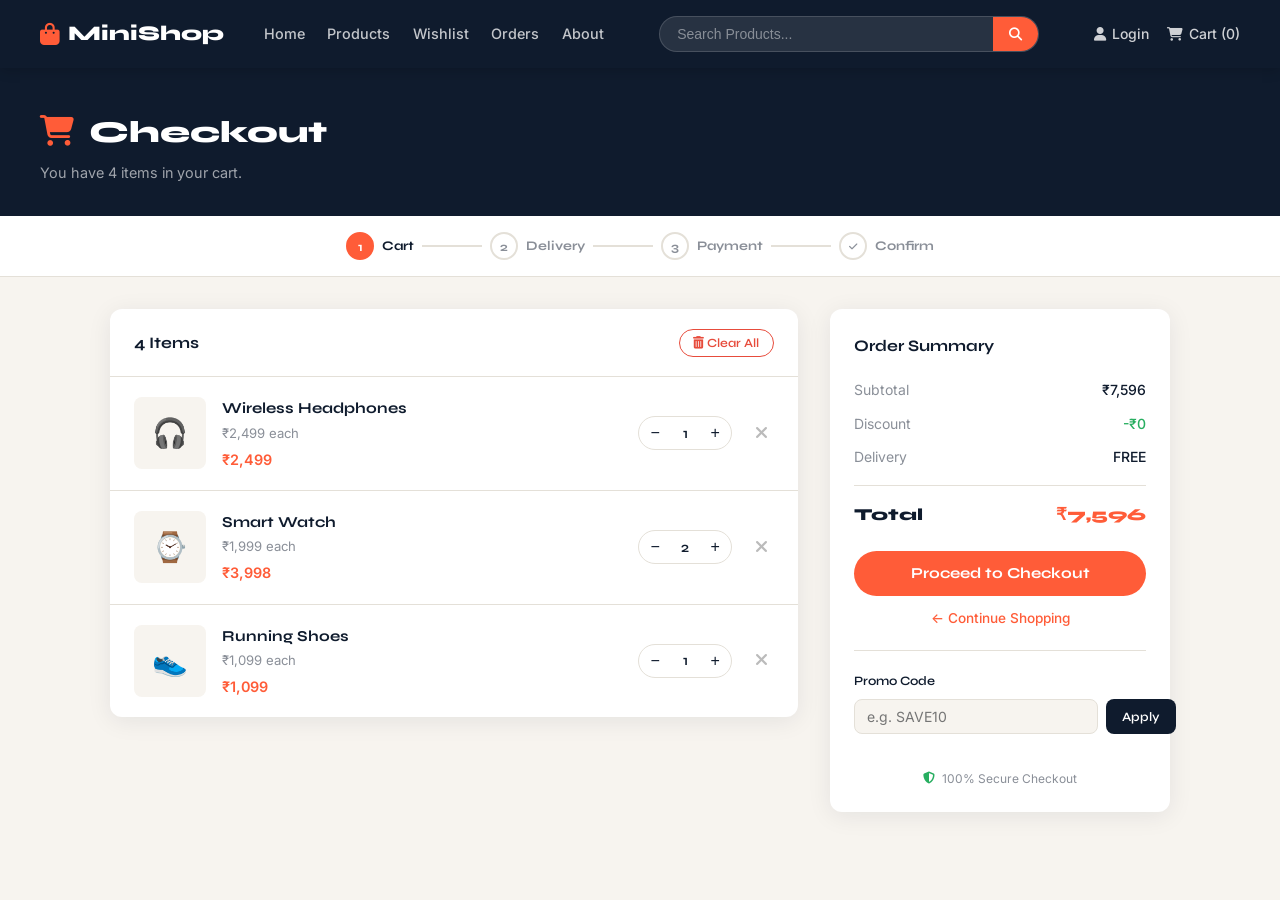
<file: cart.html>
<!DOCTYPE html>
<html lang="en">
<head>
  <meta charset="UTF-8">
  <meta name="viewport" content="width=device-width, initial-scale=1.0">
  <title>Cart — MiniShop</title>
  <link rel="stylesheet" href="style.css">
  <link rel="stylesheet" href="https://cdnjs.cloudflare.com/ajax/libs/font-awesome/6.5.0/css/all.min.css">
  <style>
    .page-header { background:var(--navy); color:var(--white); padding:2.5rem 2.5rem 2rem; }
    .page-header h1 { font-family:var(--font-display); font-size:1.9rem; font-weight:800; }
    .page-header p  { color:rgba(255,255,255,0.6); margin-top:0.3rem; font-size:0.9rem; }

    /* ── Stepper ── */
    .checkout-stepper {
      background:var(--white); border-bottom:1px solid var(--border);
      padding:1rem 2.5rem; display:flex; align-items:center;
      justify-content:center; gap:0; max-width:100%;
    }
    .step {
      display:flex; align-items:center; gap:0.5rem;
      font-family:var(--font-display); font-size:0.82rem; font-weight:700;
      color:var(--grey);
    }
    .step-num {
      width:28px; height:28px; border-radius:50%;
      border:2px solid var(--border); display:flex;
      align-items:center; justify-content:center;
      font-size:0.78rem; font-weight:700; background:var(--white);
      flex-shrink:0; transition:all 0.2s;
    }
    .step.active { color:var(--navy); }
    .step.active .step-num { border-color:var(--coral); background:var(--coral); color:var(--white); }
    .step.done { color:var(--coral); }
    .step.done .step-num { border-color:var(--coral); background:var(--coral); color:var(--white); }
    .step-line { width:60px; height:2px; background:var(--border); margin:0 0.5rem; flex-shrink:0; }
    .step-line.done { background:var(--coral); }

    /* ── Layout ── */
    .cart-wrapper {
      max-width:1140px; margin:2rem auto; padding:0 2.5rem;
      display:grid; grid-template-columns:1fr 340px;
      gap:2rem; align-items:start;
    }

    /* ── Steps (panels) ── */
    .checkout-step-panel { display:none; }
    .checkout-step-panel.active { display:block; }

    /* ── Cart Items Panel ── */
    .cart-items-panel {
      background:var(--white); border-radius:var(--radius);
      box-shadow:var(--shadow); overflow:hidden;
    }
    .cart-panel-head {
      display:flex; justify-content:space-between; align-items:center;
      padding:1.2rem 1.5rem; border-bottom:1px solid var(--border);
    }
    .cart-panel-head h2 { font-family:var(--font-display); font-size:1rem; font-weight:700; color:var(--navy); }
    .clear-cart-btn {
      background:none; border:1px solid #e74c3c; color:#e74c3c;
      padding:0.35rem 0.85rem; border-radius:50px; font-size:0.78rem;
      font-family:var(--font-display); font-weight:600; cursor:pointer;
      transition:background 0.2s, color 0.2s;
    }
    .clear-cart-btn:hover { background:#e74c3c; color:var(--white); }

    .cart-item {
      display:flex; align-items:center; gap:1rem;
      padding:1.2rem 1.5rem; border-bottom:1px solid var(--border);
      transition:background 0.2s; animation:fadeSlideIn 0.3s ease;
    }
    .cart-item:last-child { border-bottom:none; }
    .cart-item:hover { background:#fafafa; }

    @keyframes fadeSlideIn {
      from { opacity:0; transform:translateY(-8px); }
      to   { opacity:1; transform:translateY(0); }
    }

    .cart-item-img {
      width:72px; height:72px; border-radius:8px; object-fit:cover;
      background:var(--cream); flex-shrink:0; display:flex;
      align-items:center; justify-content:center; font-size:1.8rem;
      overflow:hidden;
    }
    .cart-item-img img { width:100%; height:100%; object-fit:cover; }
    .cart-item-info { flex:1; min-width:0; }
    .cart-item-name {
      font-family:var(--font-display); font-size:0.95rem; font-weight:700;
      color:var(--navy); white-space:nowrap; overflow:hidden; text-overflow:ellipsis;
    }
    .cart-item-unit { font-size:0.82rem; color:var(--grey); margin-top:2px; }
    .cart-item-subtotal { font-size:0.9rem; font-weight:600; color:var(--coral); margin-top:4px; }

    .qty-control {
      display:flex; align-items:center; border:1.5px solid var(--border);
      border-radius:50px; overflow:hidden; flex-shrink:0;
    }
    .qty-control button {
      background:none; border:none; width:32px; height:32px; font-size:1rem;
      cursor:pointer; color:var(--navy); transition:background 0.15s;
      display:flex; align-items:center; justify-content:center;
    }
    .qty-control button:hover { background:var(--cream); }
    .qty-control .qty-val {
      min-width:28px; text-align:center; font-size:0.9rem;
      font-weight:600; color:var(--navy); font-family:var(--font-display);
    }

    .remove-btn {
      background:none; border:none; color:#bbb; font-size:1.1rem;
      cursor:pointer; padding:0.4rem; border-radius:50%;
      transition:color 0.2s, background 0.2s; flex-shrink:0;
    }
    .remove-btn:hover { color:#e74c3c; background:#ffeaea; }

    .cart-empty {
      display:flex; flex-direction:column; align-items:center;
      justify-content:center; padding:4rem 2rem; color:var(--grey);
      gap:0.75rem; text-align:center;
    }
    .cart-empty i { font-size:3.5rem; color:#ddd; }
    .cart-empty h3 { font-family:var(--font-display); font-size:1.1rem; color:var(--navy); font-weight:700; }
    .cart-empty a {
      display:inline-block; margin-top:0.5rem; background:var(--coral);
      color:var(--white); padding:0.6rem 1.5rem; border-radius:50px;
      font-family:var(--font-display); font-weight:600; font-size:0.875rem;
      text-decoration:none; transition:background 0.2s;
    }
    .cart-empty a:hover { background:var(--coral-dk); }

    /* ── Address Form Panel ── */
    .address-panel {
      background:var(--white); border-radius:var(--radius);
      box-shadow:var(--shadow); overflow:hidden;
    }
    .address-panel-head {
      padding:1.2rem 1.5rem; border-bottom:1px solid var(--border);
      font-family:var(--font-display); font-size:1rem; font-weight:700; color:var(--navy);
      display:flex; align-items:center; gap:0.5rem;
    }
    .address-panel-head i { color:var(--coral); }

    .address-form {
      padding:1.5rem; display:grid;
      grid-template-columns:1fr 1fr; gap:1rem;
    }
    .form-field { display:flex; flex-direction:column; gap:0.35rem; }
    .form-field.full { grid-column:1 / -1; }
    .form-field label {
      font-size:0.8rem; font-weight:700; color:var(--navy);
      font-family:var(--font-display);
    }
    .form-field label span { color:#e74c3c; }
    .form-field input,
    .form-field select,
    .form-field textarea {
      padding:0.7rem 1rem; border:1.5px solid var(--border);
      border-radius:10px; font-family:var(--font-body); font-size:0.875rem;
      outline:none; transition:border-color 0.2s, background 0.2s;
      background:var(--cream); color:var(--navy);
    }
    .form-field input:focus,
    .form-field select:focus,
    .form-field textarea:focus { border-color:var(--coral); background:var(--white); }
    .form-field input.error,
    .form-field select.error { border-color:#e74c3c; }
    .form-field .err-msg { font-size:0.75rem; color:#e74c3c; display:none; }
    .form-field.has-error .err-msg { display:block; }
    .form-field.has-error input,
    .form-field.has-error select { border-color:#e74c3c; }

    /* Saved address chips */
    .saved-addresses {
      padding:1rem 1.5rem 0; display:flex; flex-wrap:wrap; gap:0.6rem;
    }
    .addr-chip {
      border:1.5px solid var(--border); border-radius:10px;
      padding:0.5rem 0.85rem; font-size:0.78rem; cursor:pointer;
      font-family:var(--font-display); font-weight:600; color:var(--grey);
      transition:all 0.2s; display:flex; align-items:center; gap:0.4rem;
      background:var(--white);
    }
    .addr-chip:hover { border-color:var(--coral); color:var(--coral); }
    .addr-chip.active { background:var(--coral); border-color:var(--coral); color:var(--white); }
    .addr-chip i { font-size:0.75rem; }

    /* Address type toggle */
    .addr-type-row { display:flex; gap:0.6rem; padding:1rem 1.5rem 0; }
    .addr-type-btn {
      padding:0.4rem 1rem; border-radius:50px; border:1.5px solid var(--border);
      font-family:var(--font-display); font-size:0.78rem; font-weight:700;
      cursor:pointer; background:var(--white); color:var(--grey);
      transition:all 0.2s; display:flex; align-items:center; gap:0.35rem;
    }
    .addr-type-btn:hover { border-color:var(--coral); color:var(--coral); }
    .addr-type-btn.active { background:var(--navy); border-color:var(--navy); color:var(--white); }

    /* Delivery options */
    .delivery-options { padding:1rem 1.5rem 0; }
    .delivery-options h4 {
      font-family:var(--font-display); font-size:0.82rem; font-weight:700;
      color:var(--grey); text-transform:uppercase; letter-spacing:0.06em; margin-bottom:0.75rem;
    }
    .delivery-opt {
      display:flex; align-items:center; gap:0.75rem; padding:0.9rem 1rem;
      border:1.5px solid var(--border); border-radius:10px; cursor:pointer;
      margin-bottom:0.6rem; transition:all 0.2s; background:var(--white);
    }
    .delivery-opt:hover { border-color:var(--coral); }
    .delivery-opt.selected { border-color:var(--coral); background:#fff5f3; }
    .delivery-opt input[type="radio"] { accent-color:var(--coral); width:16px; height:16px; flex-shrink:0; }
    .delivery-opt-info { flex:1; }
    .delivery-opt-title { font-family:var(--font-display); font-size:0.88rem; font-weight:700; color:var(--navy); }
    .delivery-opt-sub { font-size:0.78rem; color:var(--grey); margin-top:2px; }
    .delivery-opt-price { font-family:var(--font-display); font-weight:800; font-size:0.9rem; color:var(--coral); flex-shrink:0; }

    /* Payment method */
    .payment-options { padding:1rem 1.5rem; }
    .payment-options h4 {
      font-family:var(--font-display); font-size:0.82rem; font-weight:700;
      color:var(--grey); text-transform:uppercase; letter-spacing:0.06em; margin-bottom:0.75rem;
    }
    .payment-grid { display:grid; grid-template-columns:1fr 1fr; gap:0.6rem; }
    .pay-opt {
      display:flex; align-items:center; gap:0.6rem; padding:0.75rem 1rem;
      border:1.5px solid var(--border); border-radius:10px; cursor:pointer;
      transition:all 0.2s; background:var(--white);
    }
    .pay-opt:hover { border-color:var(--coral); }
    .pay-opt.selected { border-color:var(--coral); background:#fff5f3; }
    .pay-opt input[type="radio"] { accent-color:var(--coral); width:15px; height:15px; flex-shrink:0; }
    .pay-opt-label { font-family:var(--font-display); font-size:0.82rem; font-weight:700; color:var(--navy); }
    .pay-opt i { color:var(--grey); font-size:1rem; flex-shrink:0; }

    /* Order Summary Panel */
    .order-summary {
      background:var(--white); border-radius:var(--radius);
      box-shadow:var(--shadow); padding:1.5rem;
      position:sticky; top:88px;
    }
    .order-summary h2 {
      font-family:var(--font-display); font-size:1rem; font-weight:700;
      margin-bottom:1.25rem; color:var(--navy);
    }
    .summary-row {
      display:flex; justify-content:space-between;
      font-size:0.875rem; color:var(--grey); margin-bottom:0.7rem;
    }
    .summary-row span:last-child { color:var(--navy); font-weight:500; }
    .summary-divider { border:none; border-top:1px solid var(--border); margin:1rem 0; }
    .summary-total {
      display:flex; justify-content:space-between;
      font-family:var(--font-display); font-size:1.05rem;
      font-weight:800; color:var(--navy); margin-bottom:1.4rem;
    }
    .summary-total span:last-child { color:var(--coral); }
    .checkout-btn {
      width:100%; background:var(--coral); color:var(--white); border:none;
      padding:0.85rem; border-radius:50px; font-family:var(--font-display);
      font-weight:700; font-size:0.95rem; cursor:pointer;
      transition:background 0.2s, transform 0.15s; margin-bottom:0.75rem;
    }
    .checkout-btn:hover { background:var(--coral-dk); transform:translateY(-2px); }
    .checkout-btn:disabled { background:#ccc; cursor:not-allowed; transform:none; }
    .back-btn {
      width:100%; background:var(--cream); color:var(--navy); border:1.5px solid var(--border);
      padding:0.7rem; border-radius:50px; font-family:var(--font-display);
      font-weight:700; font-size:0.875rem; cursor:pointer;
      transition:background 0.2s; margin-bottom:0.75rem; display:none;
    }
    .back-btn:hover { background:var(--border); }
    .continue-shopping {
      display:block; text-align:center; font-size:0.85rem;
      color:var(--coral); font-weight:500; text-decoration:none; transition:color 0.2s;
    }
    .continue-shopping:hover { color:var(--coral-dk); }

    /* Cart items mini-summary in address step */
    .cart-mini-summary { padding:1rem 1.5rem 0; }
    .cart-mini-summary h4 {
      font-family:var(--font-display); font-size:0.82rem; font-weight:700;
      color:var(--grey); text-transform:uppercase; letter-spacing:0.06em; margin-bottom:0.75rem;
    }
    .mini-item {
      display:flex; align-items:center; gap:0.6rem;
      padding:0.5rem 0; border-bottom:1px solid var(--border);
    }
    .mini-item:last-child { border-bottom:none; }
    .mini-item-emoji { font-size:1.1rem; width:28px; text-align:center; flex-shrink:0; }
    .mini-item-name { flex:1; font-size:0.82rem; font-weight:600; color:var(--navy); font-family:var(--font-display); }
    .mini-item-qty { font-size:0.75rem; color:var(--grey); }
    .mini-item-price { font-size:0.82rem; font-weight:700; color:var(--coral); flex-shrink:0; }

    .promo-box { margin-top:1.25rem; padding-top:1.25rem; border-top:1px solid var(--border); }
    .promo-box label {
      font-size:0.8rem; font-weight:600; color:var(--navy);
      display:block; margin-bottom:0.5rem; font-family:var(--font-display);
    }
    .promo-input-row { display:flex; gap:0.5rem; }
    .promo-input-row input {
      flex:1; border:1.5px solid var(--border); border-radius:8px;
      padding:0.5rem 0.75rem; font-size:0.875rem; outline:none;
      font-family:var(--font-body); background:var(--cream);
      transition:border-color 0.2s;
    }
    .promo-input-row input:focus { border-color:var(--coral); background:var(--white); }
    .promo-input-row button {
      background:var(--navy); color:var(--white); border:none; border-radius:8px;
      padding:0.5rem 1rem; font-size:0.8rem; font-family:var(--font-display);
      font-weight:600; cursor:pointer; transition:background 0.2s; white-space:nowrap;
    }
    .promo-input-row button:hover { background:var(--coral); }
    .promo-msg { font-size:0.8rem; margin-top:0.4rem; font-weight:500; min-height:1rem; }

    .savings-badge {
      display:inline-block; background:#e8f8ee; color:#1a7a40;
      font-size:0.75rem; font-weight:600; padding:0.25rem 0.6rem;
      border-radius:50px; margin-top:0.4rem;
    }

    /* Address review in summary */
    .addr-review {
      background:var(--cream); border-radius:8px;
      padding:0.75rem 1rem; margin-bottom:1rem; font-size:0.82rem; color:var(--navy);
      display:none; line-height:1.6; border-left:3px solid var(--coral);
    }
    .addr-review.show { display:block; }
    .addr-review strong { font-family:var(--font-display); font-weight:700; display:block; margin-bottom:2px; }

    /* Secure badge */
    .secure-badge {
      display:flex; align-items:center; justify-content:center;
      gap:0.4rem; font-size:0.75rem; color:var(--grey); margin-top:0.75rem;
    }
    .secure-badge i { color:#27ae60; }

    @media (max-width:860px) {
      .cart-wrapper { grid-template-columns:1fr; }
      .order-summary { position:static; }
    }
    @media (max-width:600px) {
      .cart-wrapper { padding:0 1rem; margin:1.5rem auto; }
      .page-header { padding:1.5rem 1rem; }
      .address-form { grid-template-columns:1fr; }
      .payment-grid { grid-template-columns:1fr; }
      .checkout-stepper { padding:1rem; gap:0; }
      .step span { display:none; }
      .step-line { width:30px; }
    }
  </style>
</head>
<body>

  <!-- NAVBAR -->
  <header class="navbar">
    <div class="logo"><i class="fa-solid fa-bag-shopping"></i><span>MiniShop</span></div>
    <nav>
      <a href="index.html">Home</a>
      <a href="products.html">Products</a>
      <a href="wishlist.html">Wishlist</a>
      <a href="orders.html">Orders</a>
      <a href="about.html">About</a>
    </nav>
    <div class="search-box">
      <input type="text" placeholder="Search Products...">
      <button><i class="fa-solid fa-search"></i></button>
    </div>
    <div class="user-section">
      <a href="login.html"><i class="fa-solid fa-user"></i> Login</a>
      <a href="cart.html" id="navCartLink">
        <i class="fa-solid fa-cart-shopping"></i> Cart (<span id="navCartCount">0</span>)
      </a>
    </div>
  </header>

  <!-- PAGE HEADER -->
  <div class="page-header">
    <h1><i class="fa-solid fa-cart-shopping" style="color:var(--coral);margin-right:0.4rem;"></i> Checkout</h1>
    <p id="cartSubtitle">Loading your items...</p>
  </div>

  <!-- STEPPER -->
  <div class="checkout-stepper">
    <div class="step active" id="step1">
      <div class="step-num">1</div>
      <span>Cart</span>
    </div>
    <div class="step-line" id="line1"></div>
    <div class="step" id="step2">
      <div class="step-num">2</div>
      <span>Delivery</span>
    </div>
    <div class="step-line" id="line2"></div>
    <div class="step" id="step3">
      <div class="step-num">3</div>
      <span>Payment</span>
    </div>
    <div class="step-line" id="line3"></div>
    <div class="step" id="step4">
      <div class="step-num"><i class="fa-solid fa-check" style="font-size:0.6rem;"></i></div>
      <span>Confirm</span>
    </div>
  </div>

  <!-- MAIN WRAPPER -->
  <div class="cart-wrapper">

    <!-- LEFT PANELS -->
    <div>
      <!-- STEP 1: Cart Items -->
      <div class="checkout-step-panel active" id="panel1">
        <div class="cart-items-panel">
          <div class="cart-panel-head">
            <h2 id="itemCountLabel">0 Items</h2>
            <button class="clear-cart-btn" onclick="clearCart()">
              <i class="fa-solid fa-trash-can"></i> Clear All
            </button>
          </div>
          <div id="cartItemsContainer"></div>
        </div>
      </div>

      <!-- STEP 2: Address + Delivery -->
      <div class="checkout-step-panel" id="panel2">
        <div class="address-panel">
          <div class="address-panel-head">
            <i class="fa-solid fa-location-dot"></i> Delivery Address
          </div>

          <!-- Saved address chips -->
          <div class="saved-addresses">
            <div class="addr-chip active" onclick="fillSavedAddress('home', this)">
              <i class="fa-solid fa-house"></i> Home
            </div>
            <div class="addr-chip" onclick="fillSavedAddress('work', this)">
              <i class="fa-solid fa-briefcase"></i> Work
            </div>
            <div class="addr-chip" onclick="fillSavedAddress('new', this)">
              <i class="fa-solid fa-plus"></i> New Address
            </div>
          </div>

          <!-- Address type -->
          <div class="addr-type-row">
            <button class="addr-type-btn active" id="atype-home" onclick="setAddrType('home', this)">
              <i class="fa-solid fa-house"></i> Home
            </button>
            <button class="addr-type-btn" id="atype-work" onclick="setAddrType('work', this)">
              <i class="fa-solid fa-briefcase"></i> Work
            </button>
            <button class="addr-type-btn" id="atype-other" onclick="setAddrType('other', this)">
              <i class="fa-solid fa-location-dot"></i> Other
            </button>
          </div>

          <!-- Address Form -->
          <div class="address-form">
            <div class="form-field">
              <label>Full Name <span>*</span></label>
              <input type="text" id="addr-name" placeholder="e.g. Rohit Sharma">
              <span class="err-msg">Please enter your full name</span>
            </div>
            <div class="form-field">
              <label>Mobile Number <span>*</span></label>
              <input type="tel" id="addr-phone" placeholder="+91 XXXXX XXXXX" maxlength="13">
              <span class="err-msg">Please enter a valid 10-digit mobile</span>
            </div>
            <div class="form-field full">
              <label>Flat / House No. / Building / Street <span>*</span></label>
              <input type="text" id="addr-line1" placeholder="e.g. 12B, Sunrise Apartments, MG Road">
              <span class="err-msg">Please enter your address</span>
            </div>
            <div class="form-field full">
              <label>Locality / Area / Landmark</label>
              <input type="text" id="addr-line2" placeholder="e.g. Near City Mall, Andheri West">
            </div>
            <div class="form-field">
              <label>City / Town <span>*</span></label>
              <input type="text" id="addr-city" placeholder="e.g. Mumbai">
              <span class="err-msg">Please enter your city</span>
            </div>
            <div class="form-field">
              <label>PIN Code <span>*</span></label>
              <input type="text" id="addr-pin" placeholder="e.g. 400001" maxlength="6">
              <span class="err-msg">Please enter a valid 6-digit PIN</span>
            </div>
            <div class="form-field">
              <label>State <span>*</span></label>
              <select id="addr-state">
                <option value="">— Select State —</option>
                <option>Andhra Pradesh</option><option>Arunachal Pradesh</option>
                <option>Assam</option><option>Bihar</option><option>Chhattisgarh</option>
                <option>Delhi</option><option>Goa</option><option>Gujarat</option>
                <option>Haryana</option><option>Himachal Pradesh</option>
                <option>Jharkhand</option><option>Karnataka</option><option>Kerala</option>
                <option>Madhya Pradesh</option><option selected>Maharashtra</option>
                <option>Manipur</option><option>Meghalaya</option><option>Mizoram</option>
                <option>Nagaland</option><option>Odisha</option><option>Punjab</option>
                <option>Rajasthan</option><option>Sikkim</option><option>Tamil Nadu</option>
                <option>Telangana</option><option>Tripura</option><option>Uttar Pradesh</option>
                <option>Uttarakhand</option><option>West Bengal</option>
              </select>
              <span class="err-msg">Please select your state</span>
            </div>
            <div class="form-field">
              <label>Alternate Phone</label>
              <input type="tel" id="addr-alt-phone" placeholder="Optional">
            </div>
            <div class="form-field full">
              <label>Delivery Instructions</label>
              <input type="text" id="addr-notes" placeholder="e.g. Leave with security, Ring twice">
            </div>
          </div>

          <!-- Delivery Options -->
          <div class="delivery-options">
            <h4>Choose Delivery Speed</h4>
            <label class="delivery-opt selected" id="dopt-standard">
              <input type="radio" name="delivery" value="standard" checked onchange="selectDelivery(this)">
              <div class="delivery-opt-info">
                <div class="delivery-opt-title"><i class="fa-solid fa-truck" style="color:var(--coral);margin-right:4px;"></i> Standard Delivery</div>
                <div class="delivery-opt-sub">3–5 business days</div>
              </div>
              <div class="delivery-opt-price" id="price-standard">FREE</div>
            </label>
            <label class="delivery-opt" id="dopt-express">
              <input type="radio" name="delivery" value="express" onchange="selectDelivery(this)">
              <div class="delivery-opt-info">
                <div class="delivery-opt-title"><i class="fa-solid fa-bolt" style="color:#f59e0b;margin-right:4px;"></i> Express Delivery</div>
                <div class="delivery-opt-sub">Next business day</div>
              </div>
              <div class="delivery-opt-price">₹99</div>
            </label>
            <label class="delivery-opt" id="dopt-sameday">
              <input type="radio" name="delivery" value="sameday" onchange="selectDelivery(this)">
              <div class="delivery-opt-info">
                <div class="delivery-opt-title"><i class="fa-solid fa-rocket" style="color:#8b5cf6;margin-right:4px;"></i> Same Day</div>
                <div class="delivery-opt-sub">Order before 12 PM · Selected cities</div>
              </div>
              <div class="delivery-opt-price">₹199</div>
            </label>
          </div>

          <!-- Cart mini summary -->
          <div class="cart-mini-summary">
            <h4>Items in this order</h4>
            <div id="miniItemsList"></div>
          </div>

          <div style="padding:1rem 1.5rem 1.5rem;">
            <button class="checkout-btn" onclick="proceedToPayment()" style="margin-bottom:0;">
              <i class="fa-solid fa-lock"></i> Continue to Payment
            </button>
          </div>
        </div>
      </div>

      <!-- STEP 3: Payment -->
      <div class="checkout-step-panel" id="panel3">
        <div class="address-panel">
          <div class="address-panel-head">
            <i class="fa-solid fa-credit-card"></i> Payment Method
          </div>
          <div class="payment-options">
            <h4>Select how you'd like to pay</h4>
            <div class="payment-grid">
              <label class="pay-opt selected" onclick="selectPayment(this)">
                <input type="radio" name="payment" value="upi" checked>
                <i class="fa-solid fa-mobile-screen"></i>
                <span class="pay-opt-label">UPI / QR</span>
              </label>
              <label class="pay-opt" onclick="selectPayment(this)">
                <input type="radio" name="payment" value="card">
                <i class="fa-solid fa-credit-card"></i>
                <span class="pay-opt-label">Credit / Debit Card</span>
              </label>
              <label class="pay-opt" onclick="selectPayment(this)">
                <input type="radio" name="payment" value="netbanking">
                <i class="fa-solid fa-building-columns"></i>
                <span class="pay-opt-label">Net Banking</span>
              </label>
              <label class="pay-opt" onclick="selectPayment(this)">
                <input type="radio" name="payment" value="emi">
                <i class="fa-solid fa-calendar-days"></i>
                <span class="pay-opt-label">EMI (0% on cards)</span>
              </label>
              <label class="pay-opt" onclick="selectPayment(this)">
                <input type="radio" name="payment" value="wallet">
                <i class="fa-solid fa-wallet"></i>
                <span class="pay-opt-label">MiniShop Wallet</span>
              </label>
              <label class="pay-opt" onclick="selectPayment(this)">
                <input type="radio" name="payment" value="cod">
                <i class="fa-solid fa-money-bill-wave"></i>
                <span class="pay-opt-label">Cash on Delivery</span>
              </label>
            </div>
          </div>

          <!-- Delivery address review -->
          <div style="padding:0 1.5rem 1rem;">
            <div style="font-family:var(--font-display);font-size:0.82rem;font-weight:700;color:var(--grey);text-transform:uppercase;letter-spacing:0.06em;margin-bottom:0.6rem;">
              Delivering to
            </div>
            <div id="addrReviewBox" class="addr-review show">Loading...</div>
            <button onclick="goToStep(2)" style="background:none;border:none;color:var(--coral);font-size:0.8rem;font-weight:600;cursor:pointer;font-family:var(--font-display);">
              <i class="fa-solid fa-pen"></i> Change Address
            </button>
          </div>

          <div style="padding:0 1.5rem 1.5rem;">
            <button class="checkout-btn" onclick="placeOrder()" style="margin-bottom:0;">
              <i class="fa-solid fa-lock"></i> Place Order
            </button>
          </div>
        </div>
      </div>
    </div>

    <!-- RIGHT: Summary -->
    <div class="order-summary">
      <h2>Order Summary</h2>
      <div class="summary-row"><span>Subtotal</span><span id="summSubtotal">₹0</span></div>
      <div class="summary-row"><span>Discount</span><span id="summDiscount" style="color:#27ae60;">-₹0</span></div>
      <div class="summary-row"><span>Delivery</span><span id="summDelivery">FREE</span></div>
      <hr class="summary-divider">
      <div class="summary-total"><span>Total</span><span id="summTotal">₹0</span></div>
      <div id="savingsBadgeWrap"></div>

      <button class="checkout-btn" id="checkoutBtn" onclick="handleMainBtn()">
        Proceed to Checkout
      </button>
      <button class="back-btn" id="backBtn" onclick="goBack()">
        ← Go Back
      </button>
      <a href="index.html" class="continue-shopping">← Continue Shopping</a>

      <div class="promo-box" id="promoBoxWrap">
        <label>Promo Code</label>
        <div class="promo-input-row">
          <input type="text" id="promoInput" placeholder="e.g. SAVE10">
          <button onclick="applyPromo()">Apply</button>
        </div>
        <p class="promo-msg" id="promoMsg"></p>
      </div>

      <div class="secure-badge">
        <i class="fa-solid fa-shield-halved"></i> 100% Secure Checkout
      </div>
    </div>
  </div>

  <div id="cart-toast"></div>
  <script src="script.js"></script>
  <script>
    // ── Promo codes ──
    const PROMO_CODES = { SAVE10:10, MINI20:20 };
    const FLAT_CODES  = { FLAT200:200 };

    // ── Demo products fallback ──
    const DEMO_PRODUCTS = [
      { id:1, name:'Wireless Headphones', price:2499, emoji:'🎧', qty:1 },
      { id:2, name:'Smart Watch',         price:1999, emoji:'⌚', qty:2 },
      { id:3, name:'Running Shoes',       price:1099, emoji:'👟', qty:1 },
    ];

    const SAVED_ADDRESSES = {
      home: { name:'Enter Name', phone:'Enter Phone', line1:'Address Line 1', line2:'Address Line 2', city:'Enter City', pin:'Enter Pin', state:'Enter State', type:'home' },
      work: { name:'Enter Name', phone:'Enter Phone', line1:'Address Line 1', line2:'Address Line 2', city:'Enter City', pin:'Enter Pin', state:'Enter State', type:'work' },
    };

    let cart = [], promoDiscount = 0, currentStep = 1;
    let deliveryFee = 0, selectedPayment = 'upi', addrType = 'home', deliveryType = 'standard';

    // ── Load/Save ──
    function loadCart() {
      // Support both minishop_cart (script.js) and ms_cart (shared.js)
      try {
        const a = localStorage.getItem('minishop_cart');
        const b = localStorage.getItem('ms_cart');
        if (a) { cart = JSON.parse(a); }
        else if (b) {
          // shared.js stores ids only — expand with PRODUCTS if available
          const ids = JSON.parse(b);
          if (window.PRODUCTS) {
            cart = ids.map(i => {
              const p = PRODUCTS.find(x => x.id === i.id);
              return p ? { id:p.id, name:p.name, price:p.price, emoji:'🛍️', qty:i.qty, imgSrc:p.img } : null;
            }).filter(Boolean);
          } else { cart = [...DEMO_PRODUCTS]; }
        } else { cart = [...DEMO_PRODUCTS]; }
      } catch { cart = [...DEMO_PRODUCTS]; }
    }
    function saveCart() {
      localStorage.setItem('minishop_cart', JSON.stringify(cart));
      // Also keep ms_cart in sync
      localStorage.setItem('ms_cart', JSON.stringify(cart.map(i => ({ id:i.id, qty:i.qty }))));
    }

    function fmt(n) { return '₹' + Number(n).toLocaleString('en-IN'); }

    // ── Stepper UI ──
    function goToStep(n) {
      currentStep = n;
      for (let i = 1; i <= 4; i++) {
        const s = document.getElementById('step' + i);
        s.classList.remove('active','done');
        if (i < n) s.classList.add('done');
        else if (i === n) s.classList.add('active');
        if (i < 4) {
          const l = document.getElementById('line' + i);
          l.classList.toggle('done', i < n);
        }
        const p = document.getElementById('panel' + i);
        if (p) p.classList.toggle('active', i === n);
      }
      // Update right panel buttons
      document.getElementById('checkoutBtn').style.display = n >= 3 ? 'none' : 'block';
      document.getElementById('backBtn').style.display = n > 1 ? 'block' : 'none';
      document.getElementById('promoBoxWrap').style.display = n === 1 ? 'block' : 'none';
      // Update checkout button text
      const btn = document.getElementById('checkoutBtn');
      if (n === 1) btn.textContent = 'Proceed to Checkout';
      if (n === 2) btn.textContent = 'Continue to Payment';
      // Refresh address review
      if (n === 3) renderAddrReview();
      renderSummary();
      window.scrollTo({ top: 0, behavior: 'smooth' });
    }

    function handleMainBtn() {
      if (currentStep === 1) {
        if (!cart.length) { showToast('Your cart is empty!'); return; }
        goToStep(2);
      } else if (currentStep === 2) {
        proceedToPayment();
      }
    }

    function goBack() {
      if (currentStep > 1) goToStep(currentStep - 1);
    }

    // ── Render Step 1 ──
    function renderCart() {
      const container = document.getElementById('cartItemsContainer');
      const navCount  = document.getElementById('navCartCount');
      const totalItems = cart.reduce((s, i) => s + i.qty, 0);
      navCount.textContent = totalItems;
      document.title = `Cart (${totalItems}) — MiniShop`;
      document.getElementById('itemCountLabel').textContent = `${totalItems} Item${totalItems !== 1 ? 's' : ''}`;
      document.getElementById('cartSubtitle').textContent = totalItems
        ? `You have ${totalItems} item${totalItems !== 1 ? 's' : ''} in your cart.`
        : 'Your cart is empty.';

      if (!cart.length) {
        container.innerHTML = `<div class="cart-empty">
          <i class="fa-solid fa-cart-shopping"></i>
          <h3>Your cart is empty</h3>
          <p>Looks like you haven't added anything yet.</p>
          <a href="index.html">Browse Products</a></div>`;
        document.getElementById('checkoutBtn').disabled = true;
        renderSummary(); return;
      }
      document.getElementById('checkoutBtn').disabled = false;
      container.innerHTML = cart.map((item, idx) => {
        const imgHtml = item.imgSrc
          ? `<img src="${item.imgSrc}" alt="${item.name}" onerror="this.style.display='none'">`
          : item.emoji || '📦';
        return `<div class="cart-item" id="cartItem_${idx}">
          <div class="cart-item-img">${imgHtml}</div>
          <div class="cart-item-info">
            <div class="cart-item-name">${item.name}</div>
            <div class="cart-item-unit">${fmt(item.price)} each</div>
            <div class="cart-item-subtotal">${fmt(item.price * item.qty)}</div>
          </div>
          <div class="qty-control">
            <button onclick="changeQty(${idx},-1)">−</button>
            <span class="qty-val">${item.qty}</span>
            <button onclick="changeQty(${idx},+1)">+</button>
          </div>
          <button class="remove-btn" onclick="removeItem(${idx})" title="Remove">
            <i class="fa-solid fa-xmark"></i>
          </button>
        </div>`;
      }).join('');
      renderSummary();
    }

    function renderMiniItems() {
      document.getElementById('miniItemsList').innerHTML = cart.map(item => `
        <div class="mini-item">
          <span class="mini-item-emoji">${item.emoji || '📦'}</span>
          <span class="mini-item-name">${item.name}</span>
          <span class="mini-item-qty">×${item.qty}</span>
          <span class="mini-item-price">${fmt(item.price * item.qty)}</span>
        </div>`).join('');
    }

    function renderSummary() {
      const subtotal = cart.reduce((s, i) => s + i.price * i.qty, 0);
      const total    = Math.max(0, subtotal - promoDiscount + deliveryFee);
      document.getElementById('summSubtotal').textContent = fmt(subtotal);
      document.getElementById('summDiscount').textContent = `-${fmt(promoDiscount)}`;
      document.getElementById('summDelivery').textContent = deliveryFee === 0 ? 'FREE' : fmt(deliveryFee);
      document.getElementById('summTotal').textContent    = fmt(total);
      const badge = document.getElementById('savingsBadgeWrap');
      badge.innerHTML = promoDiscount > 0 ? `<span class="savings-badge">🎉 You're saving ${fmt(promoDiscount)}!</span>` : '';
    }

    // ── Cart actions ──
    function changeQty(idx, delta) {
      cart[idx].qty = Math.max(1, cart[idx].qty + delta);
      saveCart(); renderCart();
    }
    function removeItem(idx) {
      const name = cart[idx].name;
      cart.splice(idx, 1); saveCart(); renderCart();
      showToast(`"${name}" removed from cart`);
    }
    function clearCart() {
      if (!cart.length) return;
      if (!confirm('Clear all items from your cart?')) return;
      cart = []; promoDiscount = 0; saveCart(); renderCart();
      showToast('Cart cleared');
    }
    function applyPromo() {
      const code = document.getElementById('promoInput').value.trim().toUpperCase();
      const msg  = document.getElementById('promoMsg');
      if (!code) { msg.style.color='#e74c3c'; msg.textContent='Please enter a promo code.'; return; }
      const subtotal = cart.reduce((s, i) => s + i.price * i.qty, 0);
      if (FLAT_CODES[code] !== undefined) {
        promoDiscount = FLAT_CODES[code];
        msg.style.color = '#27ae60';
        msg.textContent = `✓ ${fmt(promoDiscount)} flat discount applied!`;
      } else if (PROMO_CODES[code]) {
        promoDiscount = Math.round(subtotal * PROMO_CODES[code] / 100);
        msg.style.color = '#27ae60';
        msg.textContent = `✓ ${PROMO_CODES[code]}% off — saving ${fmt(promoDiscount)}!`;
      } else {
        promoDiscount = 0;
        msg.style.color = '#e74c3c';
        msg.textContent = '✗ Invalid code. Try SAVE10 or MINI20.';
      }
      renderSummary();
    }

    // ── Address helpers ──
    function fillSavedAddress(key, chip) {
      document.querySelectorAll('.addr-chip').forEach(c => c.classList.remove('active'));
      chip.classList.add('active');
      if (key === 'new') { clearAddressForm(); return; }
      const a = SAVED_ADDRESSES[key];
      if (!a) return;
      document.getElementById('addr-name').value   = a.name;
      document.getElementById('addr-phone').value  = a.phone;
      document.getElementById('addr-line1').value  = a.line1;
      document.getElementById('addr-line2').value  = a.line2;
      document.getElementById('addr-city').value   = a.city;
      document.getElementById('addr-pin').value    = a.pin;
      document.getElementById('addr-state').value  = a.state;
      document.getElementById('addr-alt-phone').value = '';
      document.getElementById('addr-notes').value  = '';
      setAddrType(a.type, document.getElementById('atype-' + a.type));
    }
    function clearAddressForm() {
      ['addr-name','addr-phone','addr-line1','addr-line2','addr-city','addr-pin','addr-alt-phone','addr-notes'].forEach(id => {
        document.getElementById(id).value = '';
      });
      document.getElementById('addr-state').value = '';
    }
    function setAddrType(type, btn) {
      addrType = type;
      document.querySelectorAll('.addr-type-btn').forEach(b => b.classList.remove('active'));
      btn.classList.add('active');
    }
    function selectDelivery(radio) {
      deliveryType = radio.value;
      const fees = { standard:0, express:99, sameday:199 };
      deliveryFee = fees[deliveryType] || 0;
      document.querySelectorAll('.delivery-opt').forEach(o => {
        o.classList.toggle('selected', o.querySelector('input').value === deliveryType);
      });
      renderSummary();
    }
    function selectPayment(label) {
      selectedPayment = label.querySelector('input').value;
      document.querySelectorAll('.pay-opt').forEach(o => o.classList.remove('selected'));
      label.classList.add('selected');
    }

    // ── Validation ──
    function validateAddress() {
      let valid = true;
      const checks = [
        { id:'addr-name',  test: v => v.trim().length >= 2,                    msg:'Please enter your full name' },
        { id:'addr-phone', test: v => /^[+\d\s]{10,13}$/.test(v.trim()),       msg:'Please enter a valid 10-digit mobile' },
        { id:'addr-line1', test: v => v.trim().length >= 5,                    msg:'Please enter your address' },
        { id:'addr-city',  test: v => v.trim().length >= 2,                    msg:'Please enter your city' },
        { id:'addr-pin',   test: v => /^\d{6}$/.test(v.trim()),                msg:'Please enter a valid 6-digit PIN' },
        { id:'addr-state', test: v => v !== '',                                 msg:'Please select your state' },
      ];
      checks.forEach(c => {
        const el = document.getElementById(c.id);
        const field = el.closest('.form-field');
        const errEl = field.querySelector('.err-msg');
        if (!c.test(el.value)) {
          field.classList.add('has-error');
          errEl.textContent = c.msg;
          valid = false;
        } else {
          field.classList.remove('has-error');
        }
      });
      return valid;
    }

    function proceedToPayment() {
      if (!validateAddress()) {
        showToast('Please fill all required fields.');
        return;
      }
      renderAddrReview();
      renderMiniItems();
      goToStep(3);
    }

    function renderAddrReview() {
      const box = document.getElementById('addrReviewBox');
      if (!box) return;
      const v = id => document.getElementById(id)?.value || '';
      const typeIcon = { home:'🏠', work:'💼', other:'📍' };
      box.innerHTML = `<strong>${typeIcon[addrType] || '📍'} ${v('addr-name')} · ${v('addr-phone')}</strong>
        ${v('addr-line1')}${v('addr-line2') ? ', ' + v('addr-line2') : ''}, ${v('addr-city')}, ${v('addr-state')} — ${v('addr-pin')}
        ${v('addr-notes') ? '<br><span style="color:var(--grey);font-size:0.75rem;">Note: ' + v('addr-notes') + '</span>' : ''}`;
    }

    // ── Place Order ──
    function placeOrder() {
      const v = id => document.getElementById(id)?.value || '';
      const subtotal = cart.reduce((s, i) => s + i.price * i.qty, 0);
      const total    = Math.max(0, subtotal - promoDiscount + deliveryFee);

      const newOrder = {
        id:       'ORD' + Date.now(),
        date:     new Date().toLocaleDateString('en-IN', { day:'2-digit', month:'short', year:'numeric' }),
        items:    [...cart],
        total,
        status:   'processing',
        delivery: {
          type:  deliveryType,
          fee:   deliveryFee,
        },
        payment: selectedPayment,
        address: {
          name:     v('addr-name'),
          phone:    v('addr-phone'),
          line1:    v('addr-line1'),
          line2:    v('addr-line2'),
          city:     v('addr-city'),
          pin:      v('addr-pin'),
          state:    v('addr-state'),
          altPhone: v('addr-alt-phone'),
          notes:    v('addr-notes'),
          type:     addrType,
        },
      };

      // Save to both storage keys
      const orders = JSON.parse(localStorage.getItem('minishop_orders') || '[]');
      orders.unshift(newOrder);
      localStorage.setItem('minishop_orders', JSON.stringify(orders));
      localStorage.setItem('ms_orders', JSON.stringify(orders));

      // Clear cart
      cart = []; saveCart(); promoDiscount = 0;
      renderCart(); renderSummary();

      showToast('🎉 Order placed! Redirecting to Orders...');
      setTimeout(() => { window.location.href = 'orders.html'; }, 1800);
    }

    // ── Boot ──
    loadCart();
    renderCart();
    // Pre-fill with home address
    setTimeout(() => fillSavedAddress('home', document.querySelector('.addr-chip.active')), 100);
  </script>
  
</body>
</html
</file>
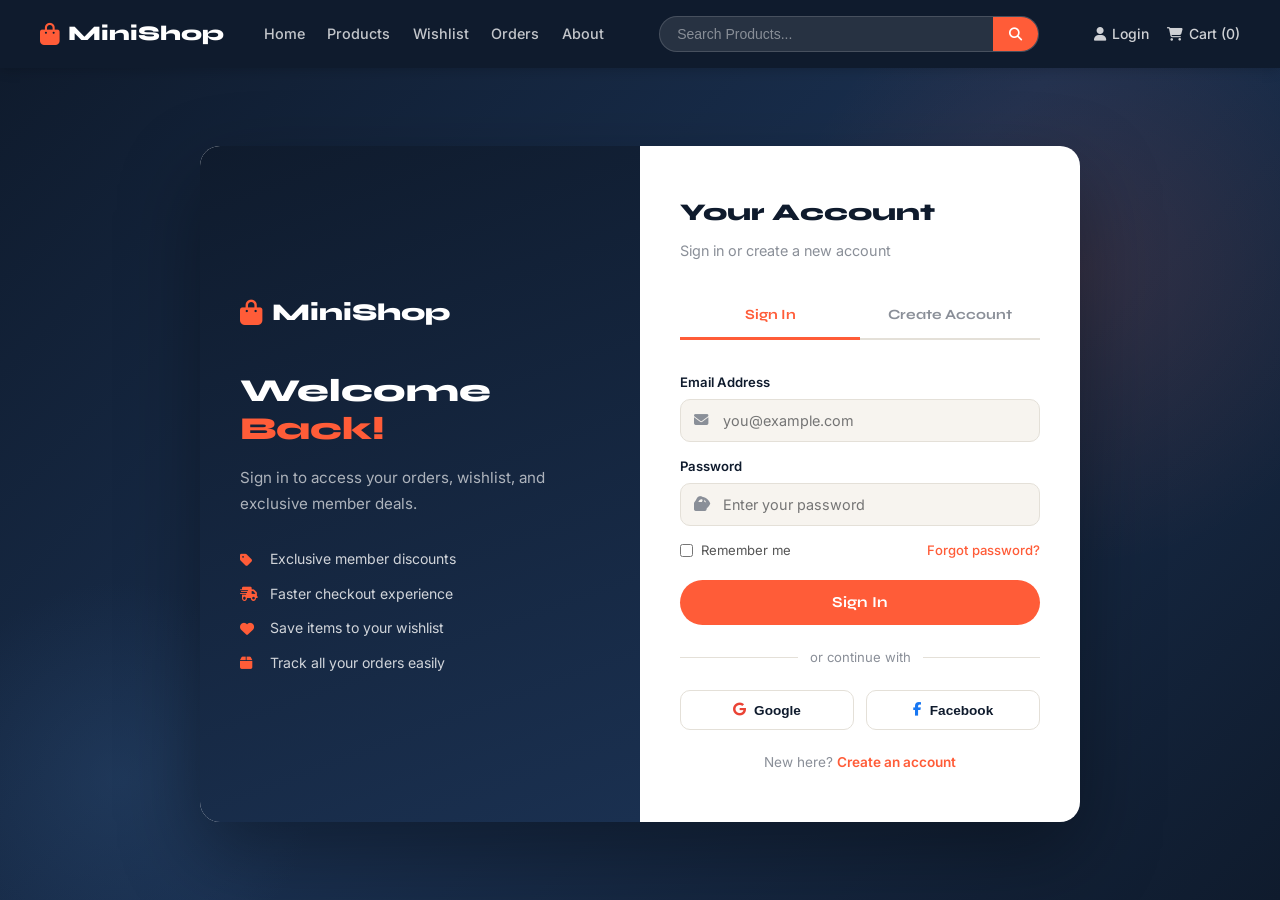
<file: login.html>
<!DOCTYPE html>
<html lang="en">
<head>
  <meta charset="UTF-8">
  <meta name="viewport" content="width=device-width, initial-scale=1.0">
  <title>Login – MiniShop</title>
  <link rel="stylesheet" href="style.css">
  <link rel="stylesheet" href="https://cdnjs.cloudflare.com/ajax/libs/font-awesome/6.5.0/css/all.min.css">
  <style>
    .auth-page {
      min-height: calc(100vh - 68px);
      display: flex;
      align-items: center;
      justify-content: center;
      background: linear-gradient(135deg, #0f1b2d 0%, #1a3050 50%, #0f1b2d 100%);
      padding: 2rem;
      position: relative;
      overflow: hidden;
    }
    .auth-page::before {
      content: '';
      position: absolute;
      width: 600px; height: 600px;
      background: radial-gradient(circle, rgba(255,92,56,0.12) 0%, transparent 70%);
      top: -100px; right: -100px;
      pointer-events: none;
    }
    .auth-page::after {
      content: '';
      position: absolute;
      width: 400px; height: 400px;
      background: radial-gradient(circle, rgba(42,74,114,0.4) 0%, transparent 70%);
      bottom: -80px; left: -80px;
      pointer-events: none;
    }
    .auth-box {
      background: #ffffff;
      border-radius: 20px;
      overflow: hidden;
      display: flex;
      width: 100%;
      max-width: 880px;
      box-shadow: 0 32px 80px rgba(0,0,0,0.35);
      position: relative;
      z-index: 1;
    }
    /* Left panel */
    .auth-panel-left {
      flex: 1;
      background: linear-gradient(160deg, #0f1b2d 0%, #1a3050 100%);
      padding: 3rem 2.5rem;
      display: flex;
      flex-direction: column;
      justify-content: center;
      color: #fff;
    }
    .auth-panel-left .brand {
      display: flex; align-items: center; gap: .6rem;
      font-family: 'Syne', sans-serif; font-size: 1.5rem; font-weight: 800;
      margin-bottom: 2.5rem;
    }
    .auth-panel-left .brand i { color: #ff5c38; font-size: 1.6rem; }
    .auth-panel-left h2 {
      font-family: 'Syne', sans-serif; font-size: 2rem; font-weight: 800;
      line-height: 1.2; margin-bottom: 1rem;
    }
    .auth-panel-left h2 span { color: #ff5c38; }
    .auth-panel-left p { color: rgba(255,255,255,.65); font-size: .95rem; line-height: 1.7; margin-bottom: 2rem; }
    .auth-perks { display: flex; flex-direction: column; gap: .75rem; }
    .auth-perks .perk { display: flex; align-items: center; gap: .75rem; font-size: .88rem; color: rgba(255,255,255,.8); }
    .auth-perks .perk i { color: #ff5c38; width: 18px; }

    /* Right panel */
    .auth-panel-right {
      flex: 1;
      padding: 3rem 2.5rem;
      display: flex;
      flex-direction: column;
      justify-content: center;
    }
    .auth-panel-right h3 {
      font-family: 'Syne', sans-serif; font-size: 1.5rem; font-weight: 800;
      color: #0f1b2d; margin-bottom: .4rem;
    }
    .auth-panel-right .sub { color: #8a8f98; font-size: .9rem; margin-bottom: 2rem; }

    /* Tabs */
    .auth-tabs { display: flex; gap: 0; margin-bottom: 2rem; border-bottom: 2px solid #e4e0d8; }
    .auth-tab {
      flex: 1; padding: .65rem 0; text-align: center; font-family: 'Syne', sans-serif;
      font-size: .88rem; font-weight: 700; color: #8a8f98; cursor: pointer;
      border-bottom: 3px solid transparent; margin-bottom: -2px; transition: all .2s;
    }
    .auth-tab.active { color: #ff5c38; border-bottom-color: #ff5c38; }

    .auth-form { display: none; flex-direction: column; gap: .9rem; }
    .auth-form.active { display: flex; }

    .form-group { display: flex; flex-direction: column; gap: .35rem; }
    .form-group label { font-size: .82rem; font-weight: 600; color: #0f1b2d; }
    .form-group .input-wrap { position: relative; }
    .form-group .input-wrap i { position: absolute; left: 14px; top: 50%; transform: translateY(-50%); color: #8a8f98; font-size: .9rem; }
    .form-group input {
      width: 100%; padding: .75rem 1rem .75rem 2.6rem;
      border: 1.5px solid #e4e0d8; border-radius: 10px;
      font-size: .9rem; outline: none; transition: border-color .2s;
      background: #f7f4ef; font-family: 'Inter', sans-serif;
    }
    .form-group input:focus { border-color: #ff5c38; background: #fff; }
    .form-group .toggle-pw {
      position: absolute; right: 14px; top: 50%; transform: translateY(-50%);
      cursor: pointer; color: #8a8f98; font-size: .9rem; left: unset;
    }

    .form-row { display: flex; justify-content: space-between; align-items: center; }
    .remember { display: flex; align-items: center; gap: .5rem; font-size: .82rem; color: #555; cursor: pointer; }
    .remember input { accent-color: #ff5c38; }
    .forgot { font-size: .82rem; color: #ff5c38; font-weight: 500; cursor: pointer; }
    .forgot:hover { text-decoration: underline; }

    .btn-auth {
      background: #ff5c38; color: #fff; border: none; border-radius: 50px;
      padding: .85rem; font-family: 'Syne', sans-serif; font-weight: 700;
      font-size: .95rem; cursor: pointer; transition: background .2s, transform .15s;
      margin-top: .25rem;
    }
    .btn-auth:hover { background: #d94020; transform: translateY(-2px); }

    .divider { display: flex; align-items: center; gap: .75rem; color: #8a8f98; font-size: .82rem; margin: .5rem 0; }
    .divider::before, .divider::after { content: ''; flex: 1; height: 1px; background: #e4e0d8; }

    .social-auth { display: flex; gap: .75rem; }
    .social-auth button {
      flex: 1; padding: .7rem; border: 1.5px solid #e4e0d8; border-radius: 10px;
      background: #fff; cursor: pointer; font-size: .85rem; font-weight: 600;
      display: flex; align-items: center; justify-content: center; gap: .5rem;
      color: #0f1b2d; transition: border-color .2s, background .2s;
    }
    .social-auth button:hover { border-color: #ff5c38; background: #fff5f3; }
    .social-auth button i.fa-google { color: #ea4335; }
    .social-auth button i.fa-facebook-f { color: #1877f2; }

    .switch-msg { text-align: center; font-size: .85rem; color: #8a8f98; margin-top: .5rem; }
    .switch-msg span { color: #ff5c38; font-weight: 600; cursor: pointer; }
    .switch-msg span:hover { text-decoration: underline; }

    @media (max-width: 640px) {
      .auth-box { flex-direction: column; }
      .auth-panel-left { padding: 2rem; }
      .auth-perks { display: none; }
      .auth-panel-right { padding: 2rem; }
    }
  </style>
</head>
<body>

  <!-- NAVBAR -->
  <header class="navbar">
    <a href="index.html" class="logo" style="text-decoration:none">
      <i class="fa-solid fa-bag-shopping"></i><span>MiniShop</span>
    </a>
    <nav>
      <a href="index.html">Home</a>
      <a href="products.html">Products</a>
      <a href="wishlist.html">Wishlist</a>
      <a href="orders.html">Orders</a>
      <a href="about.html">About</a>
    </nav>
    <div class="search-box">
      <input type="text" placeholder="Search Products...">
      <button><i class="fa-solid fa-search"></i></button>
    </div>
    <div class="user-section">
      <a href="login.html"><i class="fa-solid fa-user"></i> Login</a>
      <a href="cart.html"><i class="fa-solid fa-cart-shopping"></i> Cart (0)</a>
    </div>
  </header>

  <!-- AUTH PAGE -->
  <div class="auth-page">
    <div class="auth-box">

      <!-- Left -->
      <div class="auth-panel-left">
        <div class="brand"><i class="fa-solid fa-bag-shopping"></i> MiniShop</div>
        <h2>Welcome <span>Back!</span></h2>
        <p>Sign in to access your orders, wishlist, and exclusive member deals.</p>
        <div class="auth-perks">
          <div class="perk"><i class="fa-solid fa-tag"></i> Exclusive member discounts</div>
          <div class="perk"><i class="fa-solid fa-truck-fast"></i> Faster checkout experience</div>
          <div class="perk"><i class="fa-solid fa-heart"></i> Save items to your wishlist</div>
          <div class="perk"><i class="fa-solid fa-box"></i> Track all your orders easily</div>
        </div>
      </div>

      <!-- Right -->
      <div class="auth-panel-right">
        <h3>Your Account</h3>
        <p class="sub">Sign in or create a new account</p>

        <div class="auth-tabs">
          <div class="auth-tab active" onclick="switchTab('login')">Sign In</div>
          <div class="auth-tab" onclick="switchTab('register')">Create Account</div>
        </div>

        <!-- Login Form -->
        <form class="auth-form active" id="loginForm" onsubmit="handleLogin(event)">
          <div class="form-group">
            <label>Email Address</label>
            <div class="input-wrap">
              <i class="fa-solid fa-envelope"></i>
              <input type="email" placeholder="you@example.com" required>
            </div>
          </div>
          <div class="form-group">
            <label>Password</label>
            <div class="input-wrap">
              <i class="fa-solid fa-lock"></i>
              <input type="password" id="loginPw" placeholder="Enter your password" required>
              <i class="fa-solid fa-eye toggle-pw" onclick="togglePw('loginPw', this)"></i>
            </div>
          </div>
          <div class="form-row">
            <label class="remember"><input type="checkbox"> Remember me</label>
            <span class="forgot">Forgot password?</span>
          </div>
          <button type="submit" class="btn-auth">Sign In</button>
          <div class="divider">or continue with</div>
          <div class="social-auth">
            <button type="button"><i class="fab fa-google"></i> Google</button>
            <button type="button"><i class="fab fa-facebook-f"></i> Facebook</button>
          </div>
          <p class="switch-msg">New here? <span onclick="switchTab('register')">Create an account</span></p>
        </form>

        <!-- Register Form -->
        <form class="auth-form" id="registerForm" onsubmit="handleRegister(event)">
          <div class="form-group">
            <label>Full Name</label>
            <div class="input-wrap">
              <i class="fa-solid fa-user"></i>
              <input type="text" placeholder="Your full name" required>
            </div>
          </div>
          <div class="form-group">
            <label>Email Address</label>
            <div class="input-wrap">
              <i class="fa-solid fa-envelope"></i>
              <input type="email" placeholder="you@example.com" required>
            </div>
          </div>
          <div class="form-group">
            <label>Password</label>
            <div class="input-wrap">
              <i class="fa-solid fa-lock"></i>
              <input type="password" id="regPw" placeholder="Create a password" required>
              <i class="fa-solid fa-eye toggle-pw" onclick="togglePw('regPw', this)"></i>
            </div>
          </div>
          <div class="form-group">
            <label>Mobile Number</label>
            <div class="input-wrap">
              <i class="fa-solid fa-phone"></i>
              <input type="tel" placeholder="+91 XXXXX XXXXX">
            </div>
          </div>
          <button type="submit" class="btn-auth">Create Account</button>
          <p class="switch-msg">Already have an account? <span onclick="switchTab('login')">Sign in</span></p>
        </form>
      </div>
    </div>
  </div>

  <script src="script.js"></script>
  <script>
    function switchTab(tab) {
      document.querySelectorAll('.auth-tab').forEach((t,i) => t.classList.toggle('active', (tab==='login'&&i===0)||(tab==='register'&&i===1)));
      document.getElementById('loginForm').classList.toggle('active', tab==='login');
      document.getElementById('registerForm').classList.toggle('active', tab==='register');
    }
    function togglePw(id, icon) {
      const input = document.getElementById(id);
      const show = input.type === 'password';
      input.type = show ? 'text' : 'password';
      icon.classList.toggle('fa-eye', !show);
      icon.classList.toggle('fa-eye-slash', show);
    }
    function handleLogin(e) {
      e.preventDefault();
      showToast('✓ Signed in successfully!');
      setTimeout(() => window.location.href = 'index.html', 1200);
    }
    function handleRegister(e) {
      e.preventDefault();
      showToast('🎉 Account created! Welcome to MiniShop.');
      setTimeout(() => window.location.href = 'index.html', 1500);
    }
    function showToast(msg) {
      let t = document.getElementById('cart-toast');
      if (!t) { t = document.createElement('div'); t.id='cart-toast'; document.body.appendChild(t); }
      t.textContent = msg;
      t.classList.add('show');
      setTimeout(() => t.classList.remove('show'), 2500);
    }
  </script>
</body>
</html>
</file>
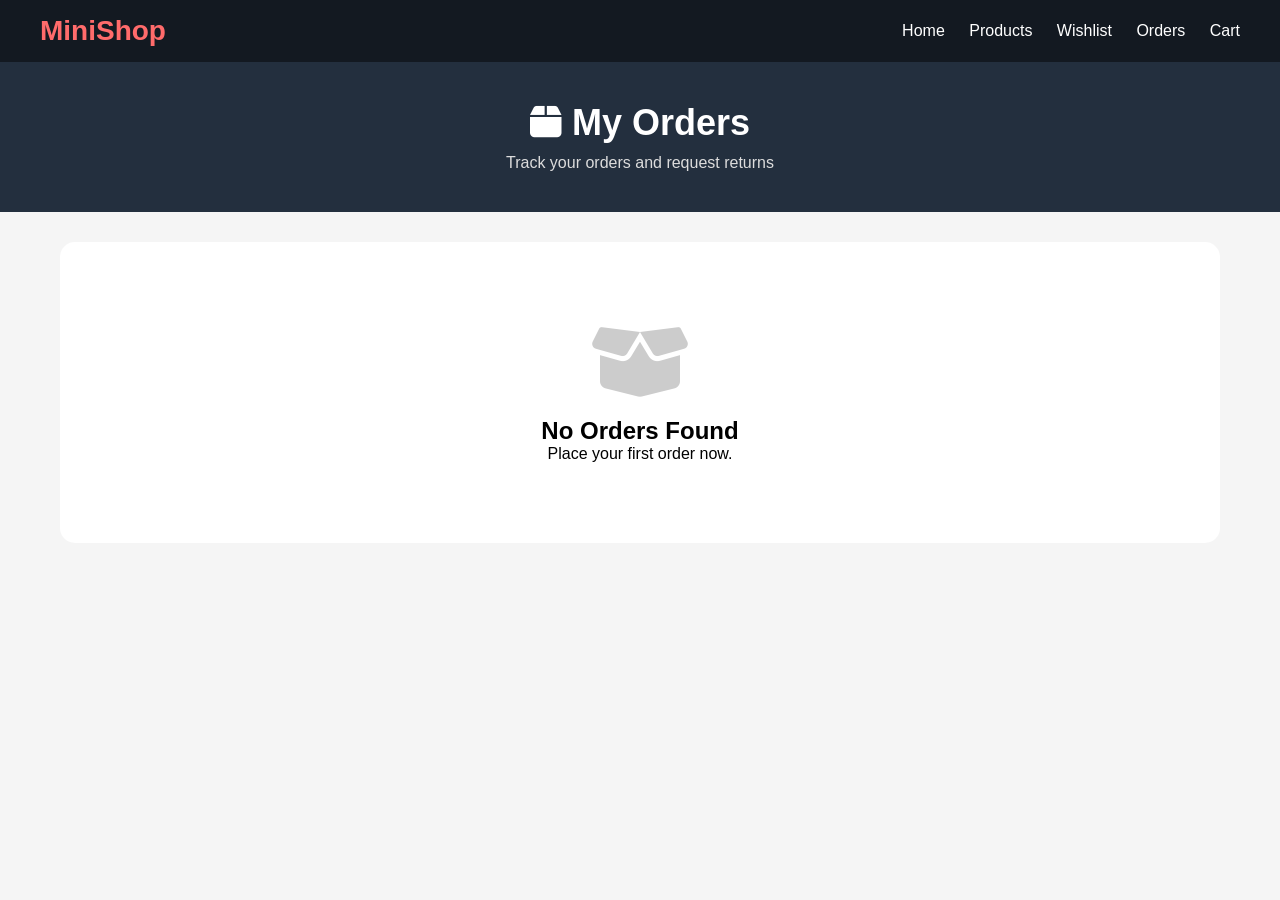
<file: orders.html>
<!DOCTYPE html>
<html lang="en">
<head>
<meta charset="UTF-8">
<meta name="viewport" content="width=device-width, initial-scale=1.0">
<title>MiniShop - My Orders</title>

<link rel="stylesheet" href="https://cdnjs.cloudflare.com/ajax/libs/font-awesome/6.5.0/css/all.min.css">

<style>
*{
    margin:0;
    padding:0;
    box-sizing:border-box;
    font-family:Arial,sans-serif;
}

body{
    background:#f5f5f5;
}

/* Navbar */

.navbar{
    background:#131921;
    color:white;
    display:flex;
    justify-content:space-between;
    align-items:center;
    padding:15px 40px;
}

.logo{
    font-size:28px;
    font-weight:bold;
    color:#ff6b6b;
}

.nav-links a{
    color:white;
    text-decoration:none;
    margin-left:20px;
    font-weight:500;
}

.nav-links a:hover{
    color:#ff6b6b;
}

/* Header */

.page-header{
    background:#232f3e;
    color:white;
    text-align:center;
    padding:40px;
}

.page-header h1{
    font-size:36px;
}

.page-header p{
    margin-top:10px;
    color:#ddd;
}

/* Orders */

.orders-container{
    max-width:1200px;
    margin:30px auto;
    padding:0 20px;
}

.order-card{
    background:white;
    border-radius:15px;
    padding:25px;
    margin-bottom:25px;
    box-shadow:0 4px 12px rgba(0,0,0,0.1);
}

.order-top{
    display:flex;
    justify-content:space-between;
    flex-wrap:wrap;
    margin-bottom:20px;
}

.order-id{
    color:#ff6b6b;
    font-size:18px;
    font-weight:bold;
}

.status{
    background:#e8fff0;
    color:green;
    padding:8px 15px;
    border-radius:20px;
    font-size:14px;
    font-weight:bold;
}

.section{
    margin-top:15px;
}

.section h3{
    margin-bottom:10px;
    color:#232f3e;
}

.product{
    padding:10px;
    background:#f8f8f8;
    border-radius:10px;
    margin-bottom:8px;
}

.total{
    font-size:22px;
    color:#ff6b6b;
    font-weight:bold;
    margin-top:15px;
}

.return-btn{
    margin-top:15px;
    padding:12px 25px;
    border:none;
    border-radius:30px;
    background:#ff6b6b;
    color:white;
    cursor:pointer;
    font-size:15px;
}

.return-btn:hover{
    background:#e74c3c;
}

.returned{
    background:#ccc !important;
    cursor:not-allowed;
}

.empty{
    text-align:center;
    padding:80px;
    background:white;
    border-radius:15px;
}

.empty i{
    font-size:80px;
    color:#ccc;
}

.empty h2{
    margin-top:15px;
}
</style>
</head>

<body>

<!-- Navbar -->

<header class="navbar">
    <div class="logo">MiniShop</div>

    <div class="nav-links">
        <a href="home.html">Home</a>
        <a href="product.html">Products</a>
        <a href="wishlist.html">Wishlist</a>
        <a href="orders.html">Orders</a>
        <a href="cart.html">Cart</a>
    </div>
</header>

<!-- Header -->

<div class="page-header">
    <h1><i class="fa-solid fa-box"></i> My Orders</h1>
    <p>Track your orders and request returns</p>
</div>

<!-- Orders -->

<div class="orders-container" id="ordersContainer">

</div>

<script>

function getOrders(){
    return JSON.parse(localStorage.getItem("minishop_orders")) || [];
}

function saveOrders(orders){
    localStorage.setItem(
        "minishop_orders",
        JSON.stringify(orders)
    );
}

function displayOrders(){

    const container =
    document.getElementById("ordersContainer");

    const orders = getOrders();

    if(orders.length===0){

        container.innerHTML=`
        <div class="empty">
            <i class="fa-solid fa-box-open"></i>
            <h2>No Orders Found</h2>
            <p>Place your first order now.</p>
        </div>
        `;
        return;
    }

    container.innerHTML="";

    orders.forEach(order=>{

        let productsHTML="";

        if(order.items){

            order.items.forEach(item=>{

                productsHTML += `
                <div class="product">
                    ${item.name}
                    × ${item.qty}
                    - ₹${item.price}
                </div>
                `;

            });

        }

        container.innerHTML += `

        <div class="order-card">

            <div class="order-top">

                <div>
                    <div class="order-id">
                        Order ID:
                        ${order.id}
                    </div>

                    <p>
                    Order Date:
                    ${order.date}
                    </p>
                </div>

                <div class="status">
                    ${order.status || "Processing"}
                </div>

            </div>

            <div class="section">
                <h3>Products</h3>
                ${productsHTML}
            </div>

            <div class="section">
                <h3>Delivery Address</h3>

                <p>
                ${order.address?.name || ""}
                </p>

                <p>
                ${order.address?.phone || ""}
                </p>

                <p>
                ${order.address?.line1 || ""}
                </p>

                <p>
                ${order.address?.line2 || ""}
                </p>

                <p>
                ${order.address?.city || ""}
                ,
                ${order.address?.state || ""}
                -
                ${order.address?.pin || ""}
                </p>

            </div>

            <div class="section">
                <h3>Payment Method</h3>
                <p>
                ${order.payment || "COD"}
                </p>
            </div>

            <div class="total">
                Total:
                ₹${order.total || 0}
            </div>

            ${
            order.status==="Return Requested"
            ?

            `<button class="return-btn returned" disabled>
            Return Requested
            </button>`

            :

            `<button
            class="return-btn"
            onclick="requestReturn('${order.id}')">
            Return Order
            </button>`
            }

        </div>

        `;

    });

}

function requestReturn(id){

    const orders = getOrders();

    const order =
    orders.find(o=>o.id===id);

    if(!order) return;

    const confirmReturn =
    confirm(
        "Are you sure you want to return this order?"
    );

    if(!confirmReturn) return;

    order.status="Return Requested";

    saveOrders(orders);

    alert(
        "Return request submitted successfully."
    );

    displayOrders();
}

displayOrders();

</script>

</body>
</html>
</file>
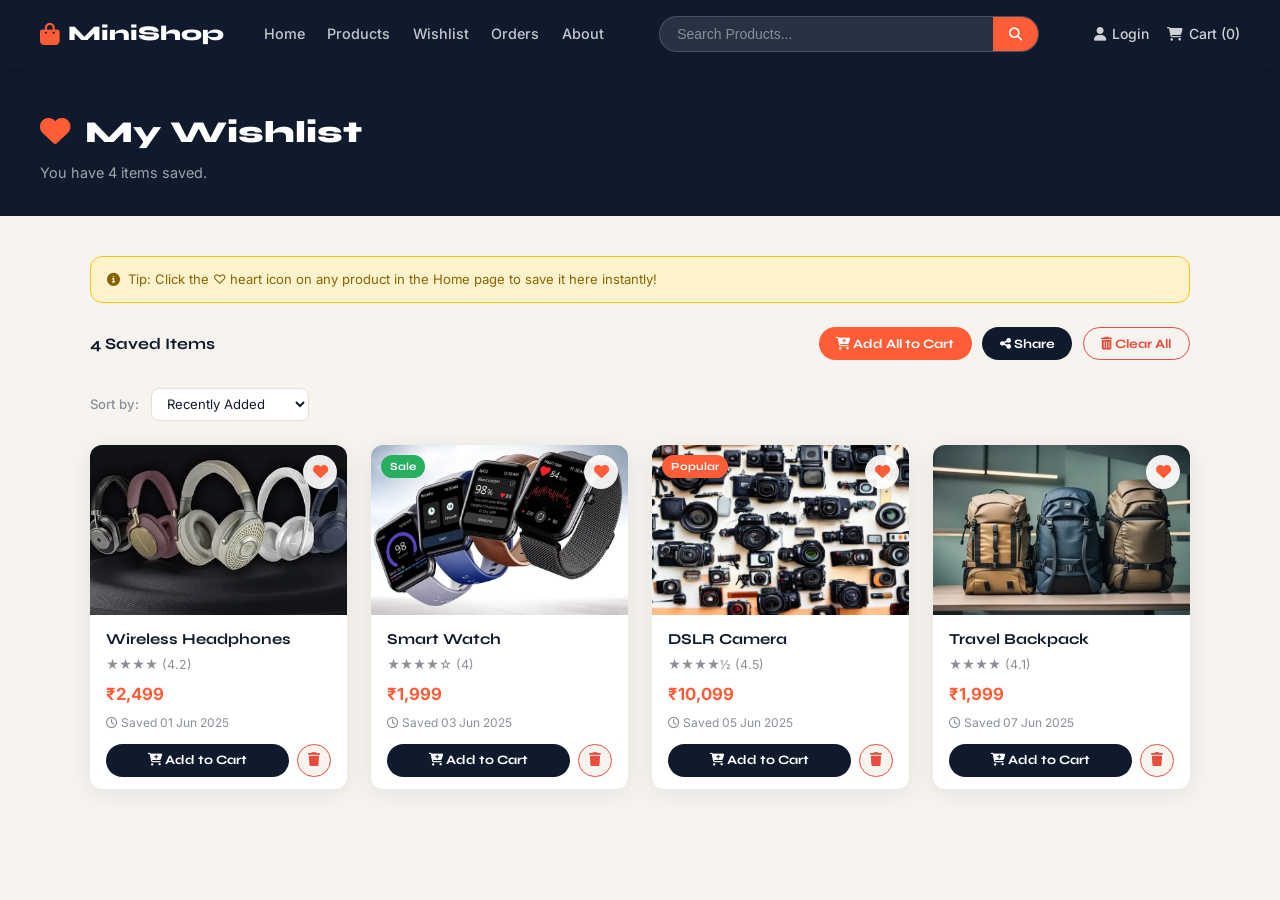
<file: wishlist.html>
<!DOCTYPE html>
<html lang="en">
<head>
  <meta charset="UTF-8">
  <meta name="viewport" content="width=device-width, initial-scale=1.0">
  <title>Wishlist — MiniShop</title>
  <link rel="stylesheet" href="style.css">
  <link rel="stylesheet" href="https://cdnjs.cloudflare.com/ajax/libs/font-awesome/6.5.0/css/all.min.css">
  <style>
    .page-header {
      background: var(--navy);
      color: var(--white);
      padding: 2.5rem 2.5rem 2rem;
    }
    .page-header h1 { font-family: var(--font-display); font-size: 1.9rem; font-weight: 800; }
    .page-header p  { color: rgba(255,255,255,0.6); margin-top: 0.3rem; font-size: 0.9rem; }

    .wishlist-page {
      max-width: 1180px;
      margin: 2.5rem auto;
      padding: 0 2.5rem;
    }

    /* Toolbar */
    .wl-toolbar {
      display: flex;
      align-items: center;
      justify-content: space-between;
      flex-wrap: wrap;
      gap: 0.75rem;
      margin-bottom: 1.75rem;
    }
    .wl-count-label {
      font-family: var(--font-display);
      font-size: 1rem;
      font-weight: 700;
      color: var(--navy);
    }
    .wl-actions { display: flex; gap: 0.65rem; flex-wrap: wrap; }
    .wl-action-btn {
      padding: 0.45rem 1.1rem;
      border-radius: 50px;
      font-family: var(--font-display);
      font-size: 0.8rem;
      font-weight: 700;
      cursor: pointer;
      transition: background 0.2s, transform 0.15s;
      border: none;
    }
    .wl-action-btn:hover { transform: translateY(-1px); }
    .btn-add-all { background: var(--coral); color: var(--white); }
    .btn-add-all:hover { background: var(--coral-dk); }
    .btn-share { background: var(--navy); color: var(--white); }
    .btn-clear { background: var(--cream); color: #e74c3c; border: 1px solid #e74c3c; }
    .btn-clear:hover { background: #ffeaea; }

    /* Sort bar */
    .sort-bar {
      display: flex;
      align-items: center;
      gap: 0.75rem;
      margin-bottom: 1.5rem;
    }
    .sort-bar label { font-size: 0.82rem; color: var(--grey); font-weight: 500; }
    .sort-bar select {
      border: 1.5px solid var(--border);
      border-radius: 8px;
      padding: 0.4rem 0.7rem;
      font-size: 0.82rem;
      font-family: var(--font-body);
      background: var(--white);
      color: var(--navy);
      outline: none;
      cursor: pointer;
      transition: border-color 0.2s;
    }
    .sort-bar select:focus { border-color: var(--coral); }

    /* Wishlist Grid */
    .wl-grid {
      display: grid;
      grid-template-columns: repeat(auto-fill, minmax(220px, 1fr));
      gap: 1.5rem;
    }

    /* Wishlist Card */
    .wl-card {
      background: var(--white);
      border-radius: var(--radius);
      box-shadow: var(--shadow);
      overflow: hidden;
      display: flex;
      flex-direction: column;
      position: relative;
      transition: transform 0.22s, box-shadow 0.22s;
      animation: fadeSlideIn 0.3s ease;
    }
    @keyframes fadeSlideIn {
      from { opacity: 0; transform: translateY(-8px); }
      to   { opacity: 1; transform: translateY(0); }
    }
    .wl-card:hover {
      transform: translateY(-6px);
      box-shadow: 0 12px 36px rgba(15,27,45,0.13);
    }

    .wl-card-img {
      width: 100%;
      height: 170px;
      object-fit: cover;
      display: flex;
      align-items: center;
      justify-content: center;
      font-size: 4rem;
      background: var(--cream);
      transition: transform 0.3s;
    }
    .wl-card:hover .wl-card-img { transform: scale(1.04); }
    .wl-card-img img { width: 100%; height: 170px; object-fit: cover; }

    .wl-card-body { padding: 0.8rem 1rem; flex: 1; display: flex; flex-direction: column; }
    .wl-card-name {
      font-family: var(--font-display);
      font-size: 0.95rem;
      font-weight: 700;
      color: var(--navy);
      margin-bottom: 3px;
      white-space: nowrap;
      overflow: hidden;
      text-overflow: ellipsis;
    }
    .wl-card-rating { font-size: 0.78rem; color: var(--grey); margin-bottom: 0.4rem; }
    .wl-card-price { font-size: 1.05rem; font-weight: 700; color: var(--coral); margin-bottom: 0.3rem; }
    .wl-card-added { font-size: 0.75rem; color: var(--grey); margin-bottom: 0.75rem; }
    .wl-card-actions { display: flex; gap: 0.5rem; margin-top: auto; }

    .wl-btn-cart {
      flex: 1;
      background: var(--navy);
      color: var(--white);
      border: none;
      padding: 0.52rem 0;
      border-radius: 50px;
      font-family: var(--font-display);
      font-size: 0.8rem;
      font-weight: 700;
      cursor: pointer;
      transition: background 0.2s, transform 0.15s;
    }
    .wl-btn-cart:hover { background: var(--coral); transform: scale(1.02); }

    .wl-btn-remove {
      background: var(--cream);
      color: #e74c3c;
      border: 1px solid #e74c3c;
      width: 34px;
      border-radius: 50px;
      font-size: 0.85rem;
      cursor: pointer;
      transition: background 0.2s;
      flex-shrink: 0;
      display: flex;
      align-items: center;
      justify-content: center;
    }
    .wl-btn-remove:hover { background: #ffeaea; }

    /* Remove pill badge */
    .wl-remove-heart {
      position: absolute;
      top: 10px;
      right: 10px;
      background: rgba(255,255,255,0.92);
      border-radius: 50%;
      width: 34px;
      height: 34px;
      display: flex;
      align-items: center;
      justify-content: center;
      cursor: pointer;
      box-shadow: 0 2px 8px rgba(0,0,0,0.12);
      transition: transform 0.2s;
    }
    .wl-remove-heart:hover { transform: scale(1.15); }
    .wl-remove-heart i { font-size: 0.95rem; color: var(--coral); }

    /* Urgency badge */
    .urgency-badge {
      position: absolute;
      top: 10px;
      left: 10px;
      background: var(--coral);
      color: var(--white);
      font-size: 0.68rem;
      font-weight: 700;
      padding: 0.2rem 0.55rem;
      border-radius: 50px;
      font-family: var(--font-display);
    }
    .sale-badge { background: #27ae60; }

    /* Empty state */
    .wl-empty {
      grid-column: 1 / -1;
      display: flex;
      flex-direction: column;
      align-items: center;
      justify-content: center;
      padding: 5rem 2rem;
      color: var(--grey);
      gap: 0.75rem;
      text-align: center;
    }
    .wl-empty i { font-size: 3.5rem; color: #ddd; }
    .wl-empty h3 { font-family: var(--font-display); font-size: 1.1rem; color: var(--navy); font-weight: 700; }
    .wl-empty a {
      margin-top: 0.5rem;
      display: inline-block;
      background: var(--coral);
      color: var(--white);
      padding: 0.6rem 1.5rem;
      border-radius: 50px;
      font-family: var(--font-display);
      font-weight: 600;
      font-size: 0.875rem;
      text-decoration: none;
      transition: background 0.2s;
    }
    .wl-empty a:hover { background: var(--coral-dk); }

    /* Add-from-index integration note */
    .wl-tip {
      background: #fff3cd;
      border: 1px solid #ffc107;
      border-radius: var(--radius);
      padding: 0.75rem 1rem;
      font-size: 0.82rem;
      color: #856404;
      margin-bottom: 1.5rem;
      display: flex;
      align-items: center;
      gap: 0.5rem;
    }

    @media (max-width: 480px) {
      .wishlist-page { padding: 0 1rem; margin: 1.5rem auto; }
      .page-header { padding: 1.5rem 1rem; }
      .wl-grid { grid-template-columns: 1fr 1fr; }
    }
  </style>
</head>
<body>

  <!-- NAVBAR -->
  <header class="navbar">
    <div class="logo"><i class="fa-solid fa-bag-shopping"></i><span>MiniShop</span></div>
    <nav>
      <a href="index.html">Home</a>
      <a href="products.html">Products</a>
      <a href="wishlist.html">Wishlist</a>
      <a href="orders.html">Orders</a>
      <a href="about.html">About</a>
    </nav>
    <div class="search-box">
      <input type="text" placeholder="Search Products...">
      <button><i class="fa-solid fa-search"></i></button>
    </div>
    <div class="user-section">
      <a href="login.html"><i class="fa-solid fa-user"></i> Login</a>
      <a href="cart.html"><i class="fa-solid fa-cart-shopping"></i> Cart</a>
    </div>
  </header>

  <!-- PAGE HEADER -->
  <div class="page-header">
    <h1><i class="fa-solid fa-heart" style="color:var(--coral); margin-right:0.4rem;"></i> My Wishlist</h1>
    <p id="wlSubtitle">Loading your saved items...</p>
  </div>

  <!-- WISHLIST PAGE -->
  <div class="wishlist-page">

    <div class="wl-tip">
      <i class="fa-solid fa-circle-info"></i>
      Tip: Click the ♡ heart icon on any product in the Home page to save it here instantly!
    </div>

    <!-- Toolbar -->
    <div class="wl-toolbar">
      <div class="wl-count-label" id="wlCountLabel">0 Saved Items</div>
      <div class="wl-actions">
        <button class="wl-action-btn btn-add-all" onclick="addAllToCart()">
          <i class="fa-solid fa-cart-plus"></i> Add All to Cart
        </button>
        <button class="wl-action-btn btn-share" onclick="shareWishlist()">
          <i class="fa-solid fa-share-nodes"></i> Share
        </button>
        <button class="wl-action-btn btn-clear" onclick="clearWishlist()">
          <i class="fa-solid fa-trash-can"></i> Clear All
        </button>
      </div>
    </div>

    <!-- Sort -->
    <div class="sort-bar">
      <label for="wlSort">Sort by:</label>
      <select id="wlSort" onchange="sortWishlist(this.value)">
        <option value="recent">Recently Added</option>
        <option value="price-asc">Price: Low to High</option>
        <option value="price-desc">Price: High to Low</option>
        <option value="name">Name A–Z</option>
        <option value="rating">Rating</option>
      </select>
    </div>

    <!-- Grid -->
    <div class="wl-grid" id="wlGrid"></div>
  </div>

  <div id="cart-toast"></div>
  <script src="script.js"></script>
  <script>
    const DEFAULT_WISHLIST = [
      { id: 1, name: 'Wireless Headphones', price: 2499, emoji: '🎧', rating: 4.2, addedOn: '2025-06-01', badge: null, imgSrc: 'wireless.jpg' },
      { id: 2, name: 'Smart Watch',         price: 1999, emoji: '⌚', rating: 4.0, addedOn: '2025-06-03', badge: 'Sale', imgSrc: 'smartwatch.jpg' },
      { id: 3, name: 'DSLR Camera',         price: 10099, emoji: '📷', rating: 4.5, addedOn: '2025-06-05', badge: 'Popular', imgSrc: 'cameras.jpg' },
      { id: 4, name: 'Travel Backpack',     price: 1999, emoji: '🎒', rating: 4.1, addedOn: '2025-06-07', badge: null, imgSrc: 'backpack.jpg' },
    ];

    let wishlist = [];

    function loadWishlist() {
      try {
        const saved = localStorage.getItem('minishop_wishlist');
        wishlist = saved ? JSON.parse(saved) : [...DEFAULT_WISHLIST];
        if (!wishlist.length) wishlist = [...DEFAULT_WISHLIST];
      } catch { wishlist = [...DEFAULT_WISHLIST]; }
    }

    function saveWishlist() {
      localStorage.setItem('minishop_wishlist', JSON.stringify(wishlist));
    }

    function fmt(n) { return '₹' + Number(n).toLocaleString('en-IN'); }

    function formatDate(dateStr) {
      const d = new Date(dateStr);
      return d.toLocaleDateString('en-IN', { day:'2-digit', month:'short', year:'numeric' });
    }

    function renderWishlist() {
      const grid = document.getElementById('wlGrid');
      const countLabel = document.getElementById('wlCountLabel');
      const subtitle   = document.getElementById('wlSubtitle');

      countLabel.textContent = `${wishlist.length} Saved Item${wishlist.length !== 1 ? 's' : ''}`;
      subtitle.textContent   = wishlist.length
        ? `You have ${wishlist.length} item${wishlist.length !== 1 ? 's' : ''} saved.`
        : 'Your wishlist is empty.';

      if (!wishlist.length) {
        grid.innerHTML = `
          <div class="wl-empty">
            <i class="fa-solid fa-heart-crack"></i>
            <h3>Your wishlist is empty</h3>
            <p>Save items you love to come back to them anytime.</p>
            <a href="index.html">Explore Products</a>
          </div>`;
        return;
      }

      grid.innerHTML = wishlist.map((item, idx) => {
        const badgeHtml = item.badge
          ? `<span class="urgency-badge ${item.badge === 'Sale' ? 'sale-badge' : ''}">${item.badge}</span>`
          : '';
        const imgHtml = item.imgSrc
          ? `<img src="${item.imgSrc}" alt="${item.name}" onerror="this.style.display='none';this.nextElementSibling.style.display='flex';" /><span style="display:none;width:100%;height:170px;align-items:center;justify-content:center;font-size:4rem;">${item.emoji}</span>`
          : `<span style="font-size:4rem;">${item.emoji}</span>`;

        const stars = '★'.repeat(Math.floor(item.rating)) + (item.rating % 1 >= 0.5 ? '½' : '') + '☆'.repeat(5 - Math.ceil(item.rating));

        return `
          <div class="wl-card" id="wlCard_${idx}">
            ${badgeHtml}
            <div class="wl-card-img">${imgHtml}</div>
            <div class="wl-remove-heart" onclick="removeFromWishlist(${idx})" title="Remove from wishlist">
              <i class="fa-solid fa-heart"></i>
            </div>
            <div class="wl-card-body">
              <div class="wl-card-name">${item.name}</div>
              <div class="wl-card-rating">${stars} (${item.rating})</div>
              <div class="wl-card-price">${fmt(item.price)}</div>
              <div class="wl-card-added"><i class="fa-regular fa-clock"></i> Saved ${formatDate(item.addedOn)}</div>
              <div class="wl-card-actions">
                <button class="wl-btn-cart" onclick="addToCartFromWishlist(${idx}, this)">
                  <i class="fa-solid fa-cart-plus"></i> Add to Cart
                </button>
                <button class="wl-btn-remove" onclick="removeFromWishlist(${idx})" title="Remove">
                  <i class="fa-solid fa-trash"></i>
                </button>
              </div>
            </div>
          </div>`;
      }).join('');
    }

    function removeFromWishlist(idx) {
      const name = wishlist[idx]?.name || 'Item';
      wishlist.splice(idx, 1);
      saveWishlist();
      renderWishlist();
      showToast(`Removed "${name}" from wishlist`);
    }

    function addToCartFromWishlist(idx, btn) {
      const item = wishlist[idx];
      if (!item) return;
      const cart = JSON.parse(localStorage.getItem('minishop_cart') || '[]');
      const existing = cart.find(c => c.name === item.name);
      if (existing) existing.qty += 1;
      else cart.push({ id: item.id, name: item.name, price: item.price, emoji: item.emoji, qty: 1 });
      localStorage.setItem('minishop_cart', JSON.stringify(cart));

      btn.innerHTML = '<i class="fa-solid fa-check"></i> Added!';
      btn.style.background = '#27ae60';
      setTimeout(() => {
        btn.innerHTML = '<i class="fa-solid fa-cart-plus"></i> Add to Cart';
        btn.style.background = '';
      }, 1400);
      showToast(`🛒 "${item.name}" added to cart`);
    }

    function addAllToCart() {
      if (!wishlist.length) { showToast('Your wishlist is empty!'); return; }
      const cart = JSON.parse(localStorage.getItem('minishop_cart') || '[]');
      wishlist.forEach(item => {
        const existing = cart.find(c => c.name === item.name);
        if (existing) existing.qty += 1;
        else cart.push({ id: item.id, name: item.name, price: item.price, emoji: item.emoji, qty: 1 });
      });
      localStorage.setItem('minishop_cart', JSON.stringify(cart));
      showToast(`🛒 All ${wishlist.length} items added to cart!`);
    }

    function shareWishlist() {
      const url = window.location.href;
      if (navigator.clipboard) {
        navigator.clipboard.writeText(url).then(() => showToast('🔗 Link copied to clipboard!'));
      } else {
        showToast('Share link: ' + url);
      }
    }

    function clearWishlist() {
      if (!wishlist.length) return;
      if (!confirm('Clear your entire wishlist?')) return;
      wishlist = [];
      saveWishlist();
      renderWishlist();
      showToast('Wishlist cleared');
    }

    function sortWishlist(mode) {
      switch (mode) {
        case 'price-asc':  wishlist.sort((a, b) => a.price - b.price); break;
        case 'price-desc': wishlist.sort((a, b) => b.price - a.price); break;
        case 'name':       wishlist.sort((a, b) => a.name.localeCompare(b.name)); break;
        case 'rating':     wishlist.sort((a, b) => b.rating - a.rating); break;
        case 'recent':
        default:
          wishlist.sort((a, b) => new Date(b.addedOn) - new Date(a.addedOn)); break;
      }
      renderWishlist();
    }

    // ── Integration with index.html toggleWishlist ──
    // When heart is clicked on index.html, we store it in localStorage
    // and sync here. Override the global toggleWishlist to persist.
    window._origToggleWishlist = window.toggleWishlist;
    window.toggleWishlist = function(el) {
      const card = el.closest('.product-card');
      const name = card?.querySelector('h3')?.textContent?.trim();
      const priceText = card?.querySelector('.price')?.textContent?.trim() || '0';
      const price = parseInt(priceText.replace(/[^0-9]/g, '')) || 0;
      const ratingEl = card?.querySelector('.rating');
      const ratingText = ratingEl?.textContent || '0';
      const ratingMatch = ratingText.match(/\(([\d.]+)\)/);
      const rating = ratingMatch ? parseFloat(ratingMatch[1]) : 4.0;

      el.classList.toggle('active');
      const icon = el.querySelector('i');
      if (!icon) return;

      if (el.classList.contains('active')) {
        icon.classList.replace('fa-regular', 'fa-solid');
        // Add to wishlist storage
        const wl = JSON.parse(localStorage.getItem('minishop_wishlist') || '[]');
        if (!wl.find(w => w.name === name)) {
          wl.push({ id: Date.now(), name, price, emoji: '🛍️', rating, addedOn: new Date().toISOString().slice(0,10), badge: null });
          localStorage.setItem('minishop_wishlist', JSON.stringify(wl));
        }
        showToast('❤️ Saved to Wishlist');
      } else {
        icon.classList.replace('fa-solid', 'fa-regular');
        const wl = JSON.parse(localStorage.getItem('minishop_wishlist') || '[]');
        const updated = wl.filter(w => w.name !== name);
        localStorage.setItem('minishop_wishlist', JSON.stringify(updated));
        showToast('Removed from Wishlist');
      }
    };

    loadWishlist();
    renderWishlist();
  </script>
</body>
</html>
</file>
<file: style.css>
@import url('https://fonts.googleapis.com/css2?family=Syne:wght@400;600;700;800&family=Inter:wght@400;500;600&display=swap');

/* ── Reset & Tokens ── */
*, *::before, *::after { box-sizing: border-box; margin: 0; padding: 0; }

:root {
  --navy:    #0f1b2d;
  --coral:   #ff5c38;
  --coral-dk:#d94020;
  --cream:   #f7f4ef;
  --white:   #ffffff;
  --grey:    #8a8f98;
  --border:  #e4e0d8;
  --card-bg: #ffffff;
  --shadow:  0 4px 24px rgba(15,27,45,0.08);
  --radius:  12px;
  --font-display: 'Syne', sans-serif;
  --font-body:    'Inter', sans-serif;
}

html { scroll-behavior: smooth; }

body {
  font-family: var(--font-body);
  background: var(--cream);
  color: var(--navy);
  line-height: 1.6;
}

a { text-decoration: none; color: inherit; }
ul { list-style: none; }
img { max-width: 100%; display: block; }

/* ── Reusable Button ── */
.btn {
  display: inline-block;
  background: var(--coral);
  color: var(--white);
  padding: 0.75rem 1.75rem;
  border-radius: 50px;
  font-family: var(--font-display);
  font-weight: 600;
  font-size: 0.95rem;
  letter-spacing: 0.02em;
  border: none;
  cursor: pointer;
  transition: background 0.2s, transform 0.15s;
}
.btn:hover { background: var(--coral-dk); transform: translateY(-2px); }

/* =============================================
   NAVBAR
   ============================================= */
.navbar {
  position: sticky;
  top: 0;
  z-index: 100;
  display: flex;
  align-items: center;
  gap: 1.5rem;
  padding: 0 2.5rem;
  height: 68px;
  background: var(--navy);
  color: var(--white);
  box-shadow: 0 2px 12px rgba(0,0,0,0.18);
}

.logo {
  display: flex;
  align-items: center;
  gap: 0.5rem;
  font-family: var(--font-display);
  font-size: 1.3rem;
  font-weight: 800;
  color: var(--white);
  flex-shrink: 0;
}
.logo i { color: var(--coral); font-size: 1.4rem; }

.navbar nav {
  display: flex;
  gap: 1.4rem;
  margin-left: 1rem;
}
.navbar nav a {
  font-size: 0.9rem;
  font-weight: 500;
  color: rgba(255,255,255,0.75);
  transition: color 0.2s;
  white-space: nowrap;
}
.navbar nav a:hover { color: var(--coral); }

.search-box {
  display: flex;
  flex: 1;
  max-width: 380px;
  margin: 0 auto;
  border-radius: 50px;
  overflow: hidden;
  background: rgba(255,255,255,0.1);
  border: 1px solid rgba(255,255,255,0.15);
}
.search-box input {
  flex: 1;
  background: transparent;
  border: none;
  outline: none;
  padding: 0.55rem 1.1rem;
  color: var(--white);
  font-size: 0.875rem;
}
.search-box input::placeholder { color: rgba(255,255,255,0.45); }
.search-box button {
  background: var(--coral);
  border: none;
  padding: 0 1rem;
  color: var(--white);
  cursor: pointer;
  transition: background 0.2s;
}
.search-box button:hover { background: var(--coral-dk); }

.user-section {
  display: flex;
  align-items: center;
  gap: 1.1rem;
  flex-shrink: 0;
}
.user-section a {
  display: flex;
  align-items: center;
  gap: 0.4rem;
  font-size: 0.875rem;
  color: rgba(255,255,255,0.8);
  font-weight: 500;
  transition: color 0.2s;
}
.user-section a:hover { color: var(--coral); }

/* =============================================
   HERO
   ============================================= */
.hero {
  background: linear-gradient(135deg, var(--navy) 0%, #1a3050 60%, #2a4a72 100%);
  min-height: 480px;
  display: flex;
  align-items: center;
  padding: 4rem 2.5rem;
  position: relative;
  overflow: hidden;
}

/* decorative circle */
.hero::after {
  content: '';
  position: absolute;
  right: -120px;
  top: -120px;
  width: 520px;
  height: 520px;
  border-radius: 50%;
  background: radial-gradient(circle, rgba(255,92,56,0.18) 0%, transparent 70%);
  pointer-events: none;
}

.hero-content {
  max-width: 580px;
  z-index: 1;
}
.hero-content h1 {
  font-family: var(--font-display);
  font-size: clamp(2rem, 5vw, 3.4rem);
  font-weight: 800;
  color: var(--white);
  line-height: 1.15;
  margin-bottom: 1rem;
}
.hero-content h1 span { color: var(--coral); }
.hero-content p {
  font-size: 1.05rem;
  color: rgba(255,255,255,0.72);
  margin-bottom: 2rem;
  max-width: 420px;
}

/* =============================================
   FEATURES
   ============================================= */
.features {
  display: grid;
  grid-template-columns: repeat(4, 1fr);
  gap: 0;
  background: var(--white);
  border-top: 3px solid var(--coral);
}

.feature-card {
  display: flex;
  flex-direction: column;
  align-items: center;
  gap: 0.6rem;
  padding: 1.8rem 1rem;
  border-right: 1px solid var(--border);
  text-align: center;
  transition: background 0.2s;
}
.feature-card:last-child { border-right: none; }
.feature-card:hover { background: var(--cream); }
.feature-card i {
  font-size: 1.6rem;
  color: var(--coral);
}
.feature-card h3 {
  font-family: var(--font-display);
  font-size: 0.9rem;
  font-weight: 700;
  color: var(--navy);
}

/* =============================================
   PRODUCTS SECTION
   ============================================= */
#products {
  padding: 4rem 2.5rem;
  max-width: 1280px;
  margin: 0 auto;
}

#products h2 {
  font-family: var(--font-display);
  font-size: 1.85rem;
  font-weight: 800;
  color: var(--navy);
  margin-bottom: 2rem;
  position: relative;
  display: inline-block;
}
#products h2::after {
  content: '';
  display: block;
  width: 48px;
  height: 4px;
  background: var(--coral);
  border-radius: 2px;
  margin-top: 6px;
}

.product-grid {
  display: grid;
  grid-template-columns: repeat(auto-fill, minmax(220px, 1fr));
  gap: 1.5rem;
}

/* ── Product Card ── */
.product-card {
  background: var(--card-bg);
  border-radius: var(--radius);
  box-shadow: var(--shadow);
  overflow: hidden;
  display: flex;
  flex-direction: column;
  position: relative;
  transition: transform 0.22s, box-shadow 0.22s;
}
.product-card:hover {
  transform: translateY(-6px);
  box-shadow: 0 12px 36px rgba(15,27,45,0.13);
}

.product-card a:first-child img {
  width: 100%;
  height: 190px;
  object-fit: cover;
  display: block;
  transition: transform 0.3s;
}
.product-card:hover a:first-child img { transform: scale(1.04); }

.product-card h3 {
  font-family: var(--font-display);
  font-size: 0.95rem;
  font-weight: 700;
  color: var(--navy);
  padding: 0.75rem 1rem 0.2rem;
}

.product-card > p,
.product-card .price {
  font-size: 1.05rem;
  font-weight: 600;
  color: var(--coral);
  padding: 0 1rem 0.4rem;
}

.rating {
  font-size: 0.8rem;
  color: var(--grey);
  padding: 0 1rem 0.6rem;
}

.add-to-cart-btn,
.product-card > button {
  margin: 0.5rem 1rem 0.75rem;
  padding: 0.55rem 0;
  width: calc(100% - 2rem);
  background: var(--navy);
  color: var(--white);
  border: none;
  border-radius: 50px;
  font-family: var(--font-display);
  font-size: 0.85rem;
  font-weight: 600;
  cursor: pointer;
  transition: background 0.2s, transform 0.15s;
}
.add-to-cart-btn:hover,
.product-card > button:hover {
  background: var(--coral);
  transform: scale(1.02);
}

/* "See More" link */
.product-card a[href] p {
  font-size: 0.78rem;
  color: var(--coral);
  padding: 0 1rem 0.75rem;
  font-weight: 500;
  transition: color 0.2s;
}
.product-card a[href]:hover p { color: var(--coral-dk); }

/* ── Wishlist Heart ── */
.wishlist-icon {
  position: absolute;
  top: 10px;
  right: 10px;
  background: rgba(255,255,255,0.9);
  border-radius: 50%;
  width: 34px;
  height: 34px;
  display: flex;
  align-items: center;
  justify-content: center;
  cursor: pointer;
  box-shadow: 0 2px 8px rgba(0,0,0,0.12);
  transition: transform 0.2s;
}
.wishlist-icon:hover { transform: scale(1.15); }
.wishlist-icon i { font-size: 0.95rem; color: var(--grey); transition: color 0.2s; }
.wishlist-icon.active i { color: var(--coral); font-weight: 900; }

/* =============================================
   CONTACT SECTION
   ============================================= */
.contact-section {
  background: var(--white);
  padding: 4rem 2.5rem;
  text-align: center;
}

.contact-section h2 {
  font-family: var(--font-display);
  font-size: 1.75rem;
  font-weight: 800;
  margin-bottom: 2rem;
  color: var(--navy);
}

.contact-container {
  max-width: 560px;
  margin: 0 auto;
  display: flex;
  flex-direction: column;
  gap: 0.75rem;
}

.contact-container p {
  font-size: 0.95rem;
  color: var(--navy);
  display: flex;
  align-items: center;
  justify-content: center;
  gap: 0.5rem;
}
.contact-container p a { color: var(--coral); font-weight: 500; }
.contact-container p a:hover { text-decoration: underline; }
.contact-container p i { color: var(--coral); }

.social-links {
  display: flex;
  justify-content: center;
  gap: 1rem;
  margin: 0.75rem 0 1.5rem;
}
.social-links a {
  width: 40px;
  height: 40px;
  border-radius: 50%;
  background: var(--navy);
  color: var(--white);
  display: flex;
  align-items: center;
  justify-content: center;
  font-size: 0.9rem;
  transition: background 0.2s, transform 0.2s;
}
.social-links a:hover { background: var(--coral); transform: scale(1.1); }

/* Contact Form */
.contact-form {
  display: flex;
  flex-direction: column;
  gap: 0.75rem;
  text-align: left;
}
.contact-form input,
.contact-form textarea {
  padding: 0.75rem 1rem;
  border: 1.5px solid var(--border);
  border-radius: var(--radius);
  font-family: var(--font-body);
  font-size: 0.9rem;
  outline: none;
  transition: border-color 0.2s;
  resize: vertical;
  background: var(--cream);
}
.contact-form input:focus,
.contact-form textarea:focus { border-color: var(--coral); background: var(--white); }

.contact-form button {
  align-self: flex-start;
  background: var(--coral);
  color: var(--white);
  border: none;
  padding: 0.75rem 2rem;
  border-radius: 50px;
  font-family: var(--font-display);
  font-weight: 700;
  font-size: 0.9rem;
  cursor: pointer;
  transition: background 0.2s, transform 0.15s;
}
.contact-form button:hover { background: var(--coral-dk); transform: translateY(-2px); }

/* =============================================
   FOOTER
   ============================================= */
footer {
  background: var(--navy);
  color: rgba(255,255,255,0.75);
  font-size: 0.875rem;
}

.foot-panel1 {
  text-align: center;
  padding: 1rem;
  font-size: 0.8rem;
  background: #1a2f4a;
  cursor: pointer;
  transition: color 0.2s;
  letter-spacing: 0.05em;
  text-transform: uppercase;
}
.foot-panel1:hover { color: var(--coral); }

.foot-panel2 {
  display: grid;
  grid-template-columns: repeat(4, 1fr);
  gap: 2rem;
  padding: 3rem 2.5rem 2rem;
}
.foot-panel2 ul { display: flex; flex-direction: column; gap: 0.5rem; }
.foot-panel2 ul p {
  font-family: var(--font-display);
  font-weight: 700;
  color: var(--white);
  font-size: 0.9rem;
  margin-bottom: 0.25rem;
  text-transform: uppercase;
  letter-spacing: 0.06em;
}
.foot-panel2 ul li a {
  color: rgba(255,255,255,0.6);
  font-size: 0.875rem;
  transition: color 0.2s;
}
.foot-panel2 ul li a:hover { color: var(--coral); }

.foot-panel4 {
  border-top: 1px solid rgba(255,255,255,0.1);
  display: flex;
  justify-content: space-between;
  align-items: center;
  padding: 1.25rem 2.5rem;
  flex-wrap: wrap;
  gap: 0.75rem;
}
.pages { display: flex; gap: 1.25rem; flex-wrap: wrap; }
.pages a { font-size: 0.8rem; color: rgba(255,255,255,0.55); transition: color 0.2s; }
.pages a:hover { color: var(--coral); }
.copyright { font-size: 0.8rem; color: rgba(255,255,255,0.4); }

/* =============================================
   CART TOAST NOTIFICATION
   ============================================= */
#cart-toast {
  position: fixed;
  bottom: 1.5rem;
  right: 1.5rem;
  background: var(--navy);
  color: var(--white);
  padding: 0.8rem 1.4rem;
  border-radius: var(--radius);
  font-size: 0.9rem;
  font-weight: 500;
  box-shadow: 0 6px 24px rgba(0,0,0,0.2);
  transform: translateY(80px);
  opacity: 0;
  transition: transform 0.3s, opacity 0.3s;
  z-index: 200;
  pointer-events: none;
  border-left: 4px solid var(--coral);
}
#cart-toast.show { transform: translateY(0); opacity: 1; }

/* =============================================
   RESPONSIVE
   ============================================= */
@media (max-width: 1024px) {
  .features { grid-template-columns: repeat(2, 1fr); }
  .foot-panel2 { grid-template-columns: repeat(2, 1fr); }
}

@media (max-width: 768px) {
  .navbar {
    flex-wrap: wrap;
    height: auto;
    padding: 0.75rem 1.25rem;
    gap: 0.75rem;
  }
  .navbar nav { gap: 0.85rem; flex-wrap: wrap; }
  .search-box { max-width: 100%; width: 100%; }
  .hero { padding: 3rem 1.5rem; min-height: 360px; }
  .features { grid-template-columns: repeat(2, 1fr); }
  .feature-card { border-right: none; border-bottom: 1px solid var(--border); }
  #products { padding: 2.5rem 1.25rem; }
  .contact-section { padding: 2.5rem 1.25rem; }
  .foot-panel2 { grid-template-columns: 1fr 1fr; padding: 2rem 1.25rem; }
  .foot-panel4 { flex-direction: column; text-align: center; padding: 1rem 1.25rem; }
}

@media (max-width: 480px) {
  .features { grid-template-columns: 1fr 1fr; }
  .product-grid { grid-template-columns: 1fr 1fr; }
  .foot-panel2 { grid-template-columns: 1fr; }
  .navbar nav { display: none; } /* simplify on very small screens */
}

@media (prefers-reduced-motion: reduce) {
  *, *::before, *::after { transition: none !important; animation: none !important; }
}
</file>
